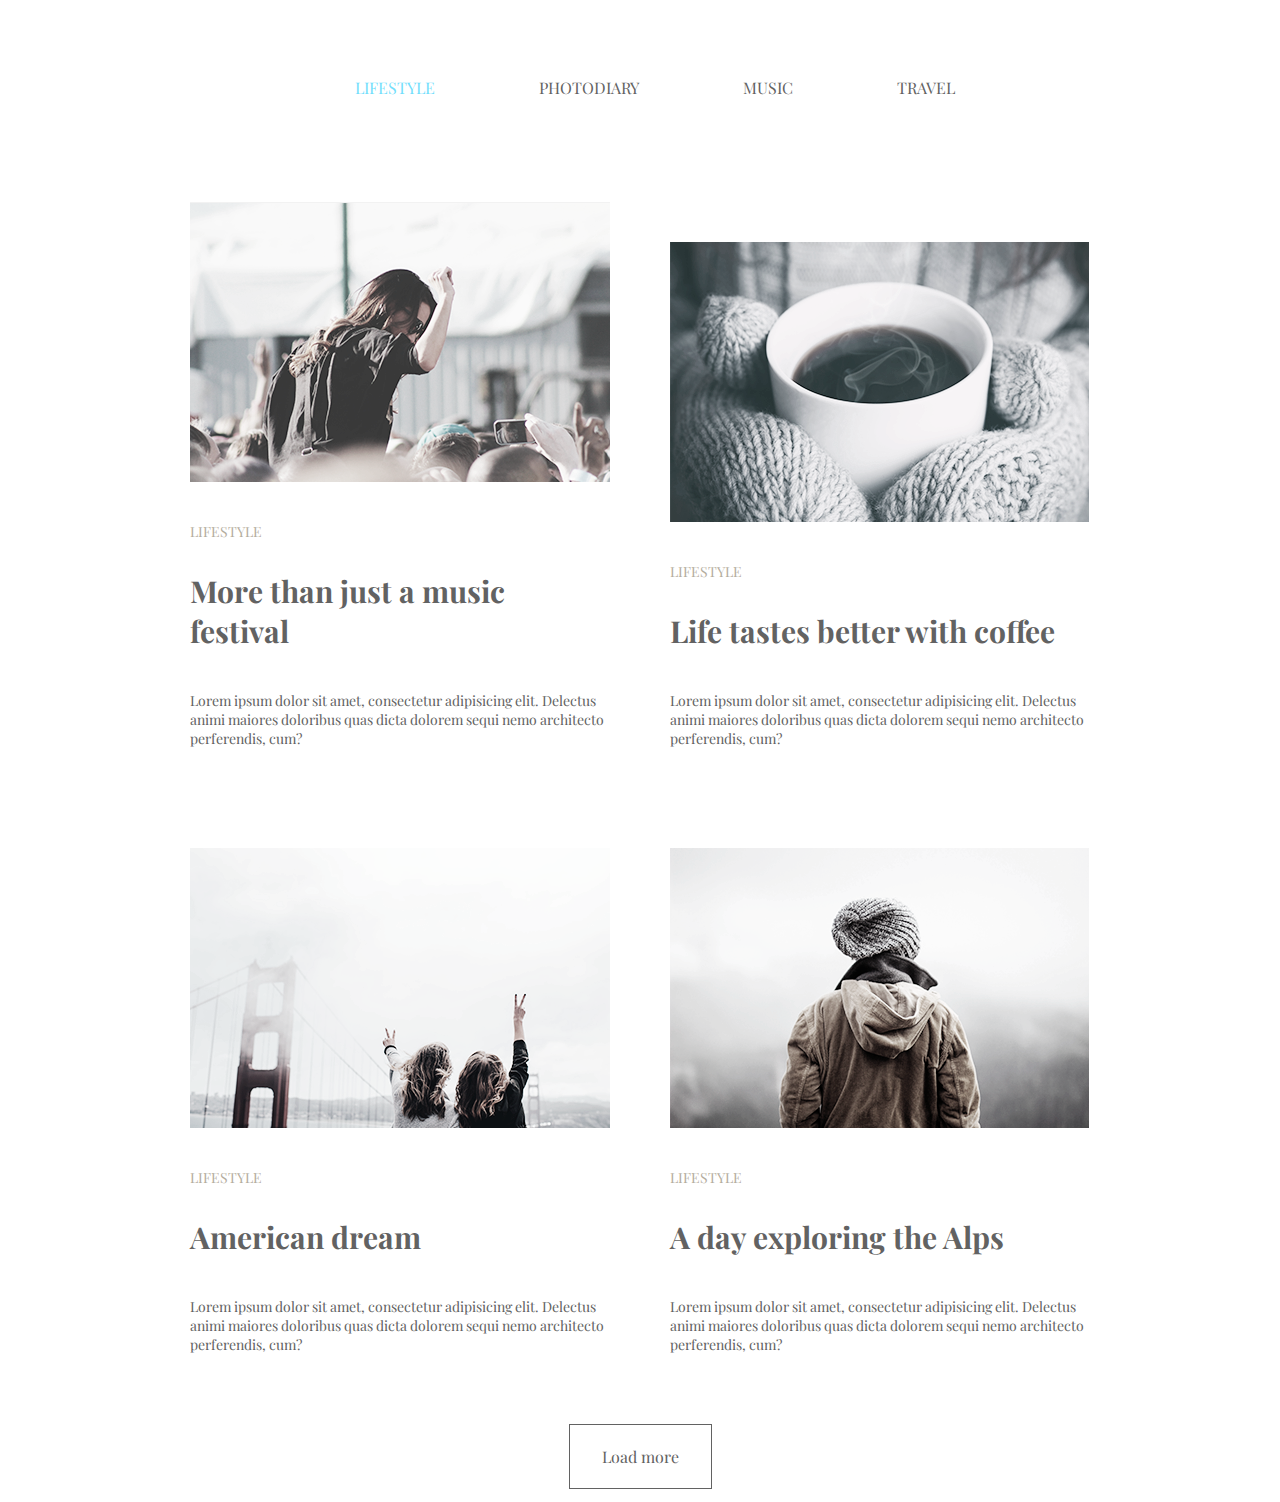
<file: module-3/index.html>
<!DOCTYPE html>
<html lang="en">
<head>
	<meta charset="UTF-8">
	<title>Document</title>
	<link rel="stylesheet" type="text/css" href="style.css">
	<link href="https://fonts.googleapis.com/css?family=Playfair+Display&display=swap" rel="stylesheet">
</head>
<body>
	<div class="container">
		<nav>
			<ul class="nav-ul">
				<li class="nav-li active">lifestyle</li>
				<li class="nav-li">photodiary</li>
				<li class="nav-li">music</li>
				<li class="nav-li">travel</li>
			</ul>
		</nav>
		<main>
			<section>
				<ul class="section-ul">
					<li class="section-li"><img src="img/image1.png" alt="">
						<p class="first-p">LIFESTYLE</p>
						<h2 class="first-h2">More than just a music festival</h2>
						<p class='second-p'>Lorem ipsum dolor sit amet, consectetur adipisicing elit. Delectus animi maiores doloribus quas dicta dolorem sequi nemo architecto perferendis, cum?</p>
					</li>
					<li class="section-li"><img src="img/image2.png" alt="">
						<p class="first-p">LIFESTYLE</p>
						<h2 class="first-h2">Life tastes better with coffee</h2>
						<p class='second-p'>Lorem ipsum dolor sit amet, consectetur adipisicing elit. Delectus animi maiores doloribus quas dicta dolorem sequi nemo architecto perferendis, cum?</p>
					</li></li>
					<li class="section-li"><img src="img/image3.png" alt="">
						<p class="first-p">LIFESTYLE</p>
						<h2 class="first-h2">American dream</h2>
						<p class='second-p'>Lorem ipsum dolor sit amet, consectetur adipisicing elit. Delectus animi maiores doloribus quas dicta dolorem sequi nemo architecto perferendis, cum?</p>
					</li></li>
					<li class="section-li"><img src="img/image4.png" alt="">
						<p class="first-p">LIFESTYLE</p>
						<h2 class="first-h2">A day exploring the Alps</h2>
						<p class='second-p'>Lorem ipsum dolor sit amet, consectetur adipisicing elit. Delectus animi maiores doloribus quas dicta dolorem sequi nemo architecto perferendis, cum?</p>
					</li></li>
				</ul>
			</section>
		</main>
		<footer>
			<div class="btn-footer">
				<span class="btn">Load more</span>
			</div>		
		</footer>
	</div>
</body>
</html>
</file>
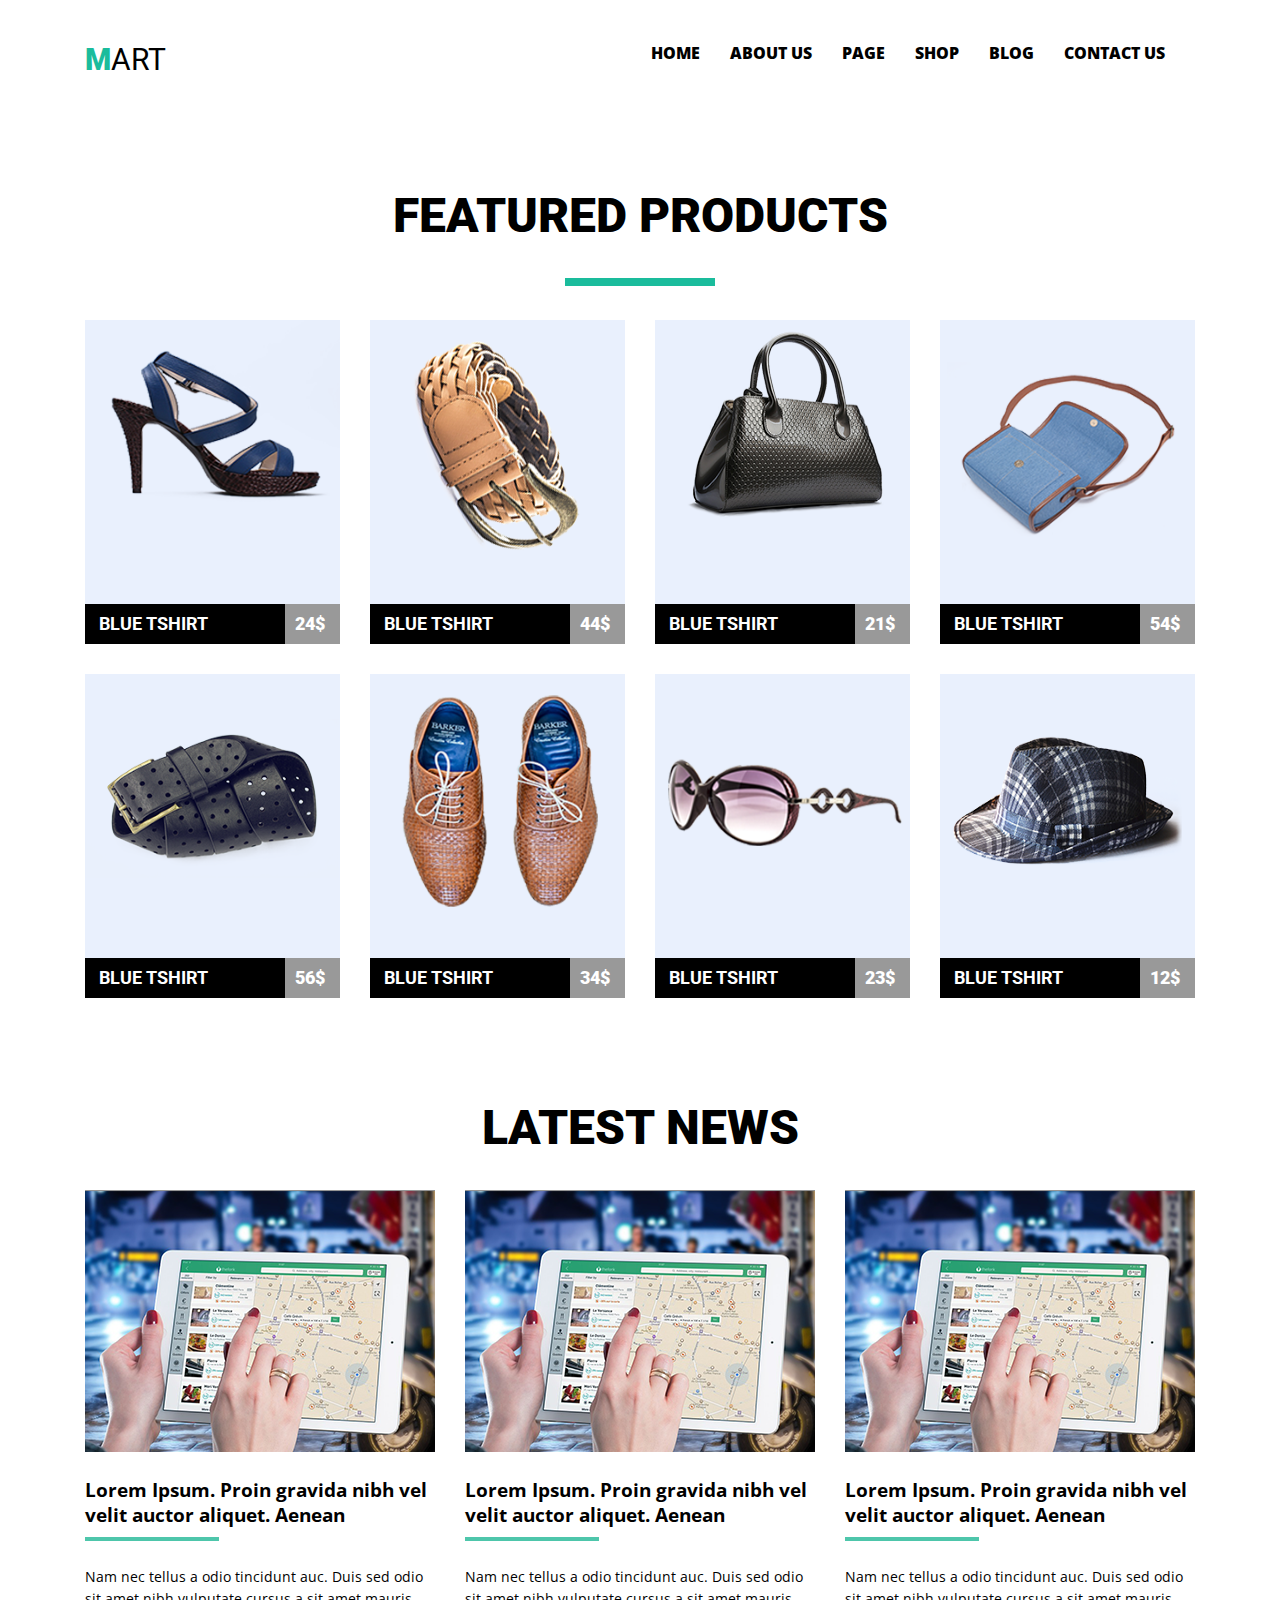
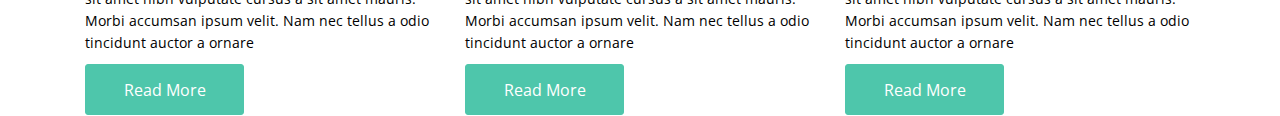
<file: module-4/index.html>
<!DOCTYPE html>
<html lang="en">
<head>
	<meta charset="UTF-8">
	<title>Document</title>	
	<link href="https://fonts.googleapis.com/css?family=Open+Sans:800&display=swap" rel="stylesheet">
	<link href="https://fonts.googleapis.com/css?family=Roboto:400,900&display=swap" rel="stylesheet">
	<link href="https://fonts.googleapis.com/css?family=Open+Sans:600&display=swap" rel="stylesheet">
	<link rel="stylesheet" type="text/css" href="style.css">
</head>
<body>
	<header>
		<div class="container">
			<div class="header_style clearfix">
			<a href="#" class="header_logo">MART</a>
			<nav class="nav">
				<ul class="header-ul">
					<li class="header-li active"><a class="header-li-link" href="">Home</a></li>
					<li class="header-li"><a class="header-li-link" href="">About Us</a></li>
					<li class="header-li"><a class="header-li-link" href="">page</a></li>
					<li class="header-li"><a class="header-li-link" href="">shop</a></li>
					<li class="header-li"><a class="header-li-link" href="">Blog</a></li>
					<li class="header-li"><a class="header-li-link" href="">Contact Us</a></li>
				</ul>
			</nav>
			</div>
		</div>
	</header>
<main>
	<section class="section_one">
		<div class="container">
		<h2 class="main_h2">FEATURED PRODUCTS</h2>
		<ul class="main_ul clearfix">
			<li class="main_li">
				<img src="assets/img/product1.png" class="main_li_img" alt="Одежда">
				<div class="main-info-about-product clearfix">
					<h3 class="main-name-product"><a href="">BLUE TSHIRT</a></h3>
					<p class="main-product-price">24$</p>
				</div>
			</li>
			<li class="main_li">
				<img src="assets/img/product2.png" class="main_li_img" alt="Одежда">
				<div class="main-info-about-product clearfix">
					<h3 class="main-name-product"><a href="">BLUE TSHIRT</a></h3>
					<p class="main-product-price">44$</p>
				</div>
			</li>
			<li class="main_li">
				<img src="assets/img/product3.png" class="main_li_img" alt="Одежда">
				<div class="main-info-about-product clearfix">
					<h3 class="main-name-product"><a href="">BLUE TSHIRT</a></h3>
					<p class="main-product-price">21$</p>
				</div>
			</li>
			<li class="main_li">
				<img src="assets/img/product4.png" class="main_li_img" alt="Одежда">
				<div class="main-info-about-product clearfix">
					<h3 class="main-name-product"><a href="">BLUE TSHIRT</a></h3>
					<p class="main-product-price">54$</p>
				</div>
			</li>
			<li class="main_li">
				<img src="assets/img/product5.png" class="main_li_img" alt="Одежда">
				<div class="main-info-about-product clearfix">
					<h3 class="main-name-product"><a href="">BLUE TSHIRT</a></h3>
					<p class="main-product-price">56$</p>
				</div>
			</li>
			<li class="main_li">
				<img src="assets/img/product6.png" class="main_li_img" alt="Одежда">
				<div class="main-info-about-product clearfix">
					<h3 class="main-name-product"><a href="">BLUE TSHIRT</a></h3>
					<p class="main-product-price">34$</p>
				</div>
			</li>
			<li class="main_li">
				<img src="assets/img/product8.png" class="main_li_img" alt="Одежда">
				<div class="main-info-about-product clearfix">
					<h3 class="main-name-product"><a href="">BLUE TSHIRT</a></h3>
					<p class="main-product-price">23$</p>
				</div>
			</li>
			<li class="main_li">
				<img src="assets/img/product9.png" class="main_li_img" alt="Одежда">
				<div class="main-info-about-product clearfix">
					<h3 class="main-name-product"><a href="">BLUE TSHIRT</a></h3>
					<p class="main-product-price">12$</p>
				</div>
			</li>
		</ul>
		</div>
	</section>
	<section class="section_second">
		<div class="container">
		<h2 class="section_main_h2">LATEST NEWS</h2>
		<ul class="main_ul">
			<li class="section2_main-content">
				<img class="section2_img" src="assets/img/ipad.png" alt="">
				<h3 class="section2_main_h3">Lorem Ipsum. Proin gravida nibh vel velit auctor aliquet. Aenean </h3>
				<p class="section2_main_p">
				Nam nec tellus a odio tincidunt auc. Duis sed odio sit amet nibh vulputate cursus a sit amet mauris. Morbi accumsan ipsum velit. Nam nec tellus a odio tincidunt auctor a ornare 
			</p>
			<a class="section2_btn" href="">Read More</a>
		</li>
			<li class="section2_main-content">
				<img class="section2_img" src="assets/img/ipad.png" alt="">
				<h3 class="section2_main_h3">Lorem Ipsum. Proin gravida nibh vel velit auctor aliquet. Aenean </h3>
				<p class="section2_main_p">
				Nam nec tellus a odio tincidunt auc. Duis sed odio sit amet nibh vulputate cursus a sit amet mauris. Morbi accumsan ipsum velit. Nam nec tellus a odio tincidunt auctor a ornare 
			</p>
			<a class="section2_btn" href="">Read More</a>
		</li>
			<li class="section2_main-content">
				<img class="section2_img" src="assets/img/ipad.png" alt="">
				<h3 class="section2_main_h3">Lorem Ipsum. Proin gravida nibh vel velit auctor aliquet. Aenean </h3>
				<p class="section2_main_p">
				Nam nec tellus a odio tincidunt auc. Duis sed odio sit amet nibh vulputate cursus a sit amet mauris. Morbi accumsan ipsum velit. Nam nec tellus a odio tincidunt auctor a ornare 
			</p>
			<a class="section2_btn" href="">Read More</a>
		</li>
		</ul>
		</div>
	</section>
</main>

</body>
</html>
</file>
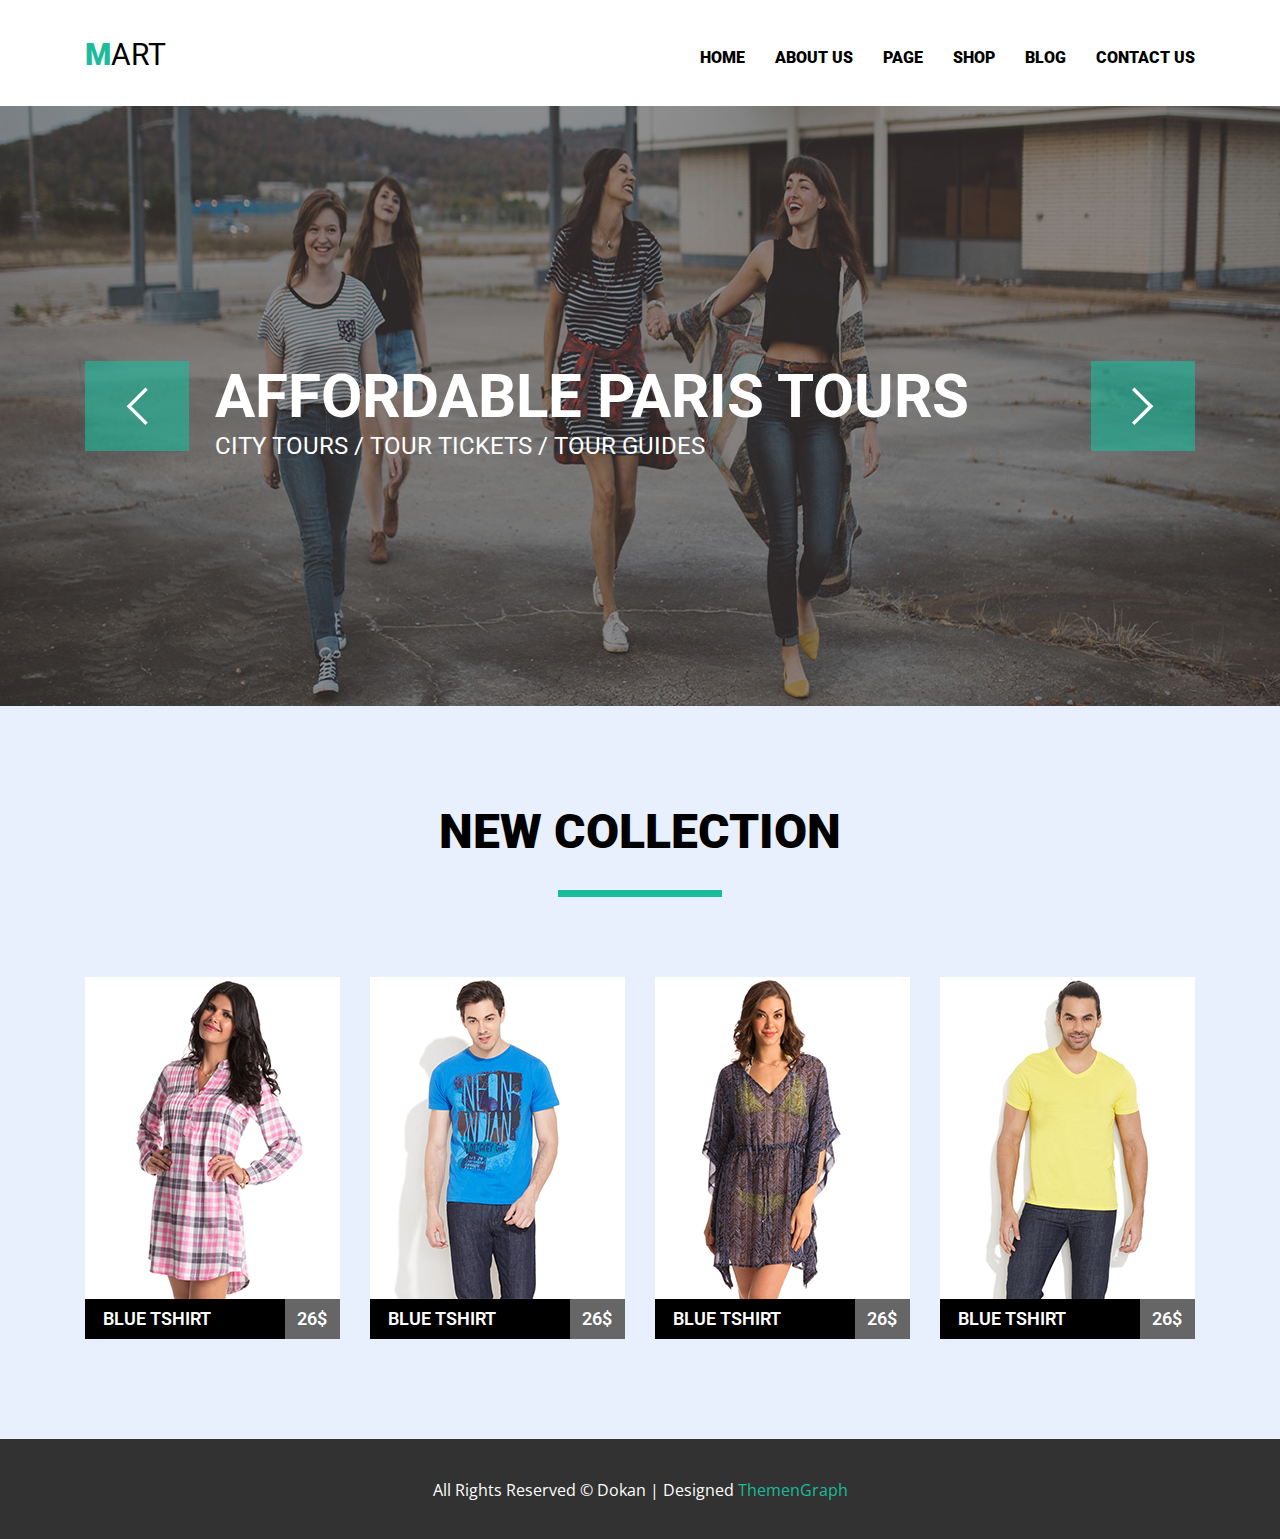
<file: module-5/index.html>
<!DOCTYPE html>
<html lang="en">
<head>
	<meta charset="UTF-8">
	<title>module-5</title>
	<link rel="stylesheet" type="text/css" href="style.css">
	<link href="https://fonts.googleapis.com/css?family=Roboto:900,400,600&display=swap" rel="stylesheet">
	<link href="https://fonts.googleapis.com/css?family=Open+Sans&display=swap" rel="stylesheet">
</head>
<body>
	<header>
		<div class="container">		
				<nav class="navigation ">
				<a href="#" class="logo">MART </a>
				<ul class="nav-ul">
					<li class="nav-li"><a href="#">Home</a></li>
					<li class="nav-li"><a href="">About Us</a></li>
					<li class="nav-li"><a href="">page</a></li>
					<li class="nav-li"><a href="">shop</a></li>
					<li class="nav-li"><a href="">Blog</a></li>
					<li class="nav-li"><a href="">Contact Us</a></li>
				</ul>	
			</nav>			
		</div>
	</header>
<section class="section-img-slider">
<img class="section-img-size" src="assets/img/slide4.png" alt="" width="700" height="600">	
			<div class="container">
				<div class="section-main-slider">
					<div class="section-main-info">
					<h1 class="section-img-h1-slider">AFFORDABLE PARIS TOURS</h1>
					<p class="section-img-p-slider">CITY TOURS / TOUR TICKETS / TOUR GUIDES</p>	
					</div>
					<div class="container">
						<button class="prev"></button>
						<button class="next"></button>
					</div>
				</div>		
			</div>
</section>
	<section class="collection">
		<div class="container">	
		<h2 class="collection-h2">New collection</h2>
		<div class="collection-main">
		<ul class="collection-ul clearfix">	
			<li class="collection-li">
				<div class="collection-overflow-card">
					<img src="assets/img/category-1.png" alt="team" width="255" height="322">		
				<div class="card">									
					<div class="card-position">
				<ul class="collection-ul-btn">
					<li class="collection-li-btn"><button class="like btn"></button></li>
					<li class="collection-li-btn"><button class="strelka btn"></button></li>
					<li class="collection-li-btn"><button class="oclock btn"></button></li>
					<li><button class="collection-li-link">ADD TO CARD</button></li>
				</ul>			
				</div>
					</div>
				</div>

				<div class="collection-info"><h3 class="collection-name-product"><a href="">Blue Tshirt</a></h3><p class="collection-price">26$</p></div>
			</li>
				<li class="collection-li">
					<div class="collection-overflow-card">
					<img src="assets/img/category-2.png" alt="team" width="255" height="322">
				<div class="card">
				<div class="card-position">
				<ul class="collection-ul-btn">
					<li class="collection-li-btn"><button class="like btn"></button></li>
					<li class="collection-li-btn"><button class="strelka btn"></button></li>
					<li class="collection-li-btn"><button class="oclock btn"></button></li>
					<li><button class="collection-li-link">ADD TO CARD</button></li>
				</ul>			
				</div>
				</div>
					</div>
				<div class="collection-info"><h3 class="collection-name-product"><a href="">Blue Tshirt</a></h3><p class="collection-price">26$</p></div>		
			</li>
				<li class="collection-li">
					<div class="collection-overflow-card">
					<img src="assets/img/category-3.png" alt="team" width="255" height="322">
				<div class="card">
				<div class="card-position">
				<ul class="collection-ul-btn">
					<li class="collection-li-btn"><button class="like btn"></button></li>
					<li class="collection-li-btn"><button class="strelka btn"></button></li>
					<li class="collection-li-btn"><button class="oclock btn"></button></li>
					<li><button class="collection-li-link">ADD TO CARD</button></li>
				</ul>			
				</div>
				</div>
			</div>
				<div class="collection-info"><h3 class="collection-name-product"><a href="">Blue Tshirt</a></h3><p class="collection-price">26$</p>
				</div>		
			</li>
				<li class="collection-li">
					<div class="collection-overflow-card">
					<img src="assets/img/category-4.png" alt="team" width="255" height="322">
				<div class="card">
				<div class="card-position">
				<ul class="collection-ul-btn">
					<li class="collection-li-btn"><button class="like btn"></button></li>
					<li class="collection-li-btn"><button class="strelka btn"></button></li>
					<li class="collection-li-btn"><button class="oclock btn"></button></li>
					<li><button class="collection-li-link">ADD TO CARD</button></li>
				</ul>			
				</div>
				</div>
			</div>
				<div class="collection-info"><h3 class="collection-name-product"><a href="">Blue Tshirt</a></h3><p class="collection-price">26$</p></div>		
			</li>
		</ul>
		</div>
</div>
	</section>
<footer>
	<p class="footer-p">All Rights Reserved © Dokan | Designed <a href="#" class="footer-style">ThemenGraph</a><p>
</footer>
</body>
</file>
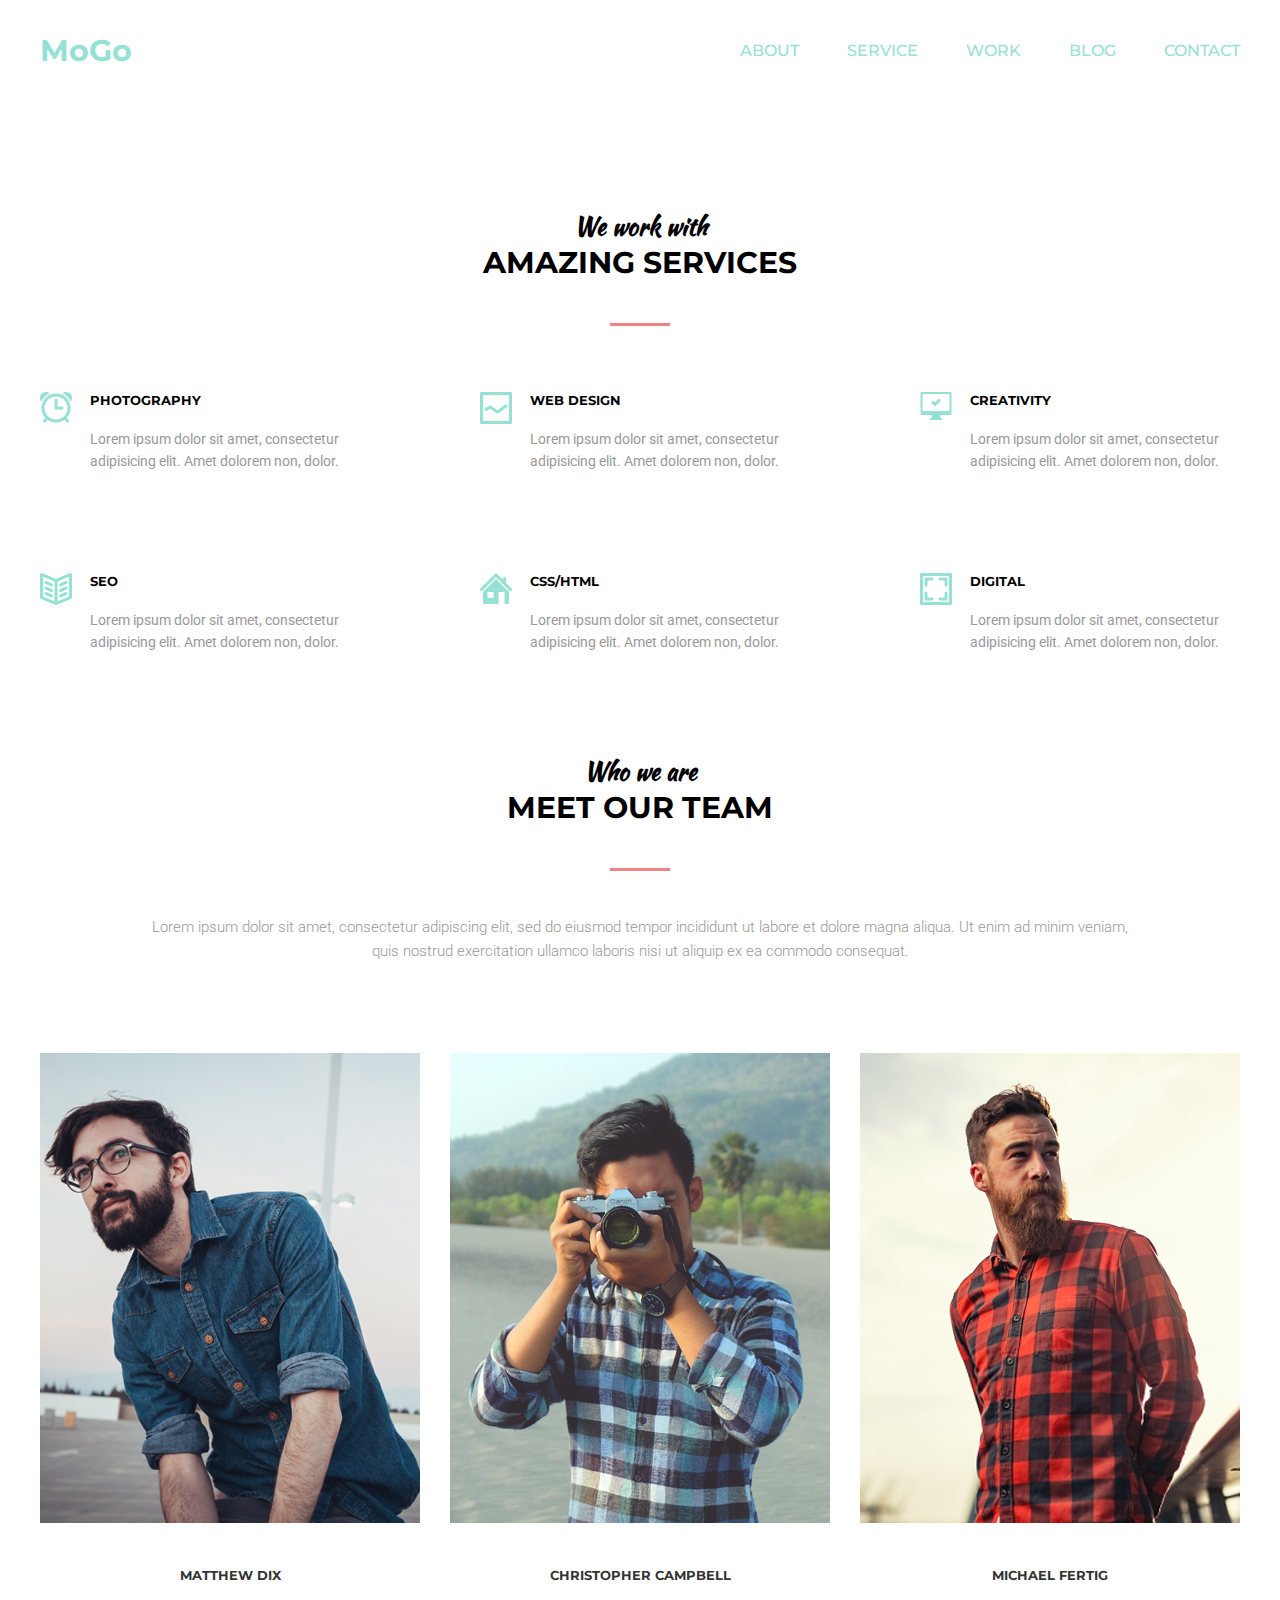
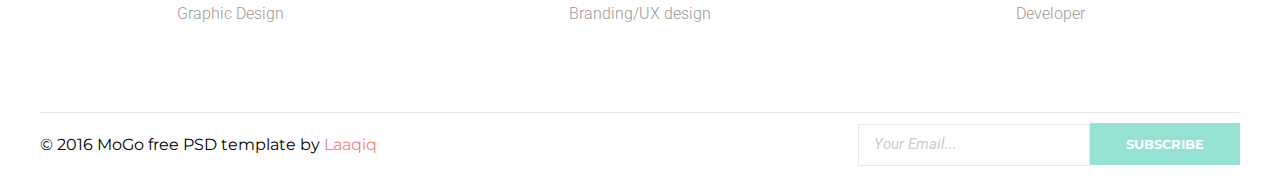
<file: module-6/index.html>
<!DOCTYPE html>
<html lang="en">
<head>
	<meta charset="UTF-8">
	<title>module-6</title>
	<link rel="stylesheet" type="text/css" href="style.css">
	<link href="https://fonts.googleapis.com/css?family=Montserrat:400,500,700&display=swap" rel="stylesheet">
	<link href="https://fonts.googleapis.com/css?family=Kaushan+Script&display=swap" rel="stylesheet">
	<link href="https://fonts.googleapis.com/css?family=Roboto:300i,300,400&display=swap" rel="stylesheet">
</head>
<body>
<header>
	<div class="container">
		<nav class="header-nav">
			<a href="#" class="header-logo">MoGo</a>
			<ul class="header-nav-ul">
				<li class="header-nav-li"><a class="header-nav-li-link" href="">about</a></li>
				<li class="header-nav-li"><a class="header-nav-li-link" href="">service</a></li>
				<li class="header-nav-li"><a class="header-nav-li-link" href="">work</a></li>
				<li class="header-nav-li"><a class="header-nav-li-link" href="">blog</a></li>
				<li class="header-nav-li"><a class="header-nav-li-link" href="">contact</a></li>
			</ul>
		</nav>
	</div>
</header>
<main class="section-services-main">
<section class="section-services">
	<div class="container">
		
			<h2 class="section-services-main-h2"><span class="section-services-main-h2-span">We work with</span>Amazing Services</h2>
			<ul class="section-main-ul">
				<li class="section-main-ul-li icon-oclock">	
					<h5 class='section-main-ul-li-h5'>Photography</h5>
					<p class='section-main-ul-li-p'>Lorem ipsum dolor sit amet, consectetur adipisicing elit. Amet dolorem non, dolor.</p>				
				</li>
				<li class="section-main-ul-li icon-disign">
					
					<h5 class='section-main-ul-li-h5'>Web Design</h5>
					<p class='section-main-ul-li-p'>Lorem ipsum dolor sit amet, consectetur adipisicing elit. Amet dolorem non, dolor.</p>
				</li>
				<li class="section-main-ul-li icon-comp">			
					<h5 class='section-main-ul-li-h5'>Creativity</h5>
					<p class='section-main-ul-li-p'>Lorem ipsum dolor sit amet, consectetur adipisicing elit. Amet dolorem non, dolor.</p>	
				</li>
				<li class="section-main-ul-li icon-book">			
					<h5 class='section-main-ul-li-h5'>seo</h5>
					<p class='section-main-ul-li-p'>Lorem ipsum dolor sit amet, consectetur adipisicing elit. Amet dolorem non, dolor.</p>
				</li>
				<li class="section-main-ul-li icon-home">
					<h5 class='section-main-ul-li-h5'>Css/Html</h5>
					<p class='section-main-ul-li-p'>Lorem ipsum dolor sit amet, consectetur adipisicing elit. Amet dolorem non, dolor.</p>
				</li>
				<li class="section-main-ul-li icon-pic">
					<h5 class='section-main-ul-li-h5'>DIGITAL</h5>
					<p class='section-main-ul-li-p'>Lorem ipsum dolor sit amet, consectetur adipisicing elit. Amet dolorem non, dolor.</p>
				</li>
			</ul>
		
	</div>
</section>
<section class="secction-ourteam">
	<div class="container">	
			<h2 class="section-ourteam-main-h2"><span class="section-services-main-h2-span">Who we are</span>Meet our team</h2>
			<p class="secction-ourteam-main-p">Lorem ipsum dolor sit amet, consectetur adipiscing elit, sed do eiusmod tempor incididunt ut labore et dolore magna aliqua. Ut enim ad minim veniam, quis nostrud exercitation ullamco laboris nisi ut aliquip ex ea commodo consequat. </p>
			<ul class="secction-ourteam-main-ul">
				<li class="secction-ourteam-main-ul-li">
					<div class="secction-ourteam-main-ul-li-div">
					<img src="assets/img/boy1.png" class="secction-ourteam-main-ul-li-div-img" alt="team" width="380"
					height="474">
					<ul class="ul-overlay">
						<li class="li-overlay"><a href="#" class="li-overlay-a icon-fb"></a></li>
						<li class="li-overlay"><a href="#" class="li-overlay-a icon-tw"></a></li>
						<li class="li-overlay"><a href="#" class="li-overlay-a icon-pt"></a></li>
						<li class="li-overlay"><a href="#" class="li-overlay-a icon-inst"></a></li>
					</ul>
					</div> 
					<h5 class="secction-ourteam-main-ul-li-h5">Matthew Dix</h5>
					<p class="secction-ourteam-main-ul-li-p">Graphic Design</p>
				</li>
				<li class="secction-ourteam-main-ul-li">
					<div class="secction-ourteam-main-ul-li-div">
					<img src="assets/img/boy2.png" class="secction-ourteam-main-ul-li-div-img" alt="team" width="380"
					height="474">
					<ul class="ul-overlay">
						<li class="li-overlay"><a href="#" class="li-overlay-a icon-fb"></a></li>
						<li class="li-overlay"><a href="#" class="li-overlay-a icon-tw"></a></li>
						<li class="li-overlay"><a href="#" class="li-overlay-a icon-pt"></a></li>
						<li class="li-overlay"><a href="#" class="li-overlay-a icon-inst"></a></li>
					</ul>
					</div> 
					<h5 class="secction-ourteam-main-ul-li-h5">Christopher Campbell</h5>
					<p class="secction-ourteam-main-ul-li-p">Branding/UX design</p>
				</li>
				<li class="secction-ourteam-main-ul-li">
					<div class="secction-ourteam-main-ul-li-div">
					<img src="assets/img/boy3.png" class="secction-ourteam-main-ul-li-div-img" alt="team" width="380"
					height="474">
					<ul class="ul-overlay">
						<li class="li-overlay"><a href="#" class="li-overlay-a icon-fb"></a></li>
						<li class="li-overlay"><a href="#" class="li-overlay-a icon-tw"></a></li>
						<li class="li-overlay"><a href="#" class="li-overlay-a icon-pt"></a></li>
						<li class="li-overlay"><a href="#" class="li-overlay-a icon-inst"></a></li>
					</ul>
					</div> 
					<h5 class="secction-ourteam-main-ul-li-h5">Michael Fertig</h5>
					<p class="secction-ourteam-main-ul-li-p">Developer</p>
				</li>
			</ul>
	</div>
</section>
</main>
<footer>
	<div class="container">
		<div class="footer-info">
			<p class="footer-info-p">© 2016 MoGo free PSD template by <a href="#" class="footer-info-p-a">Laaqiq</a></p>
			<form action="#" method="post" name="form-email">
				<input class="footer-info-inputText" name="email" type="text" placeholder="Your Email...">
				<button type="submit" class="footer-info-inputBtn" name="btn">Subscribe</button>   
			</form>
		</div>
	</div>
</footer>
	
</body>
</html>
</file>
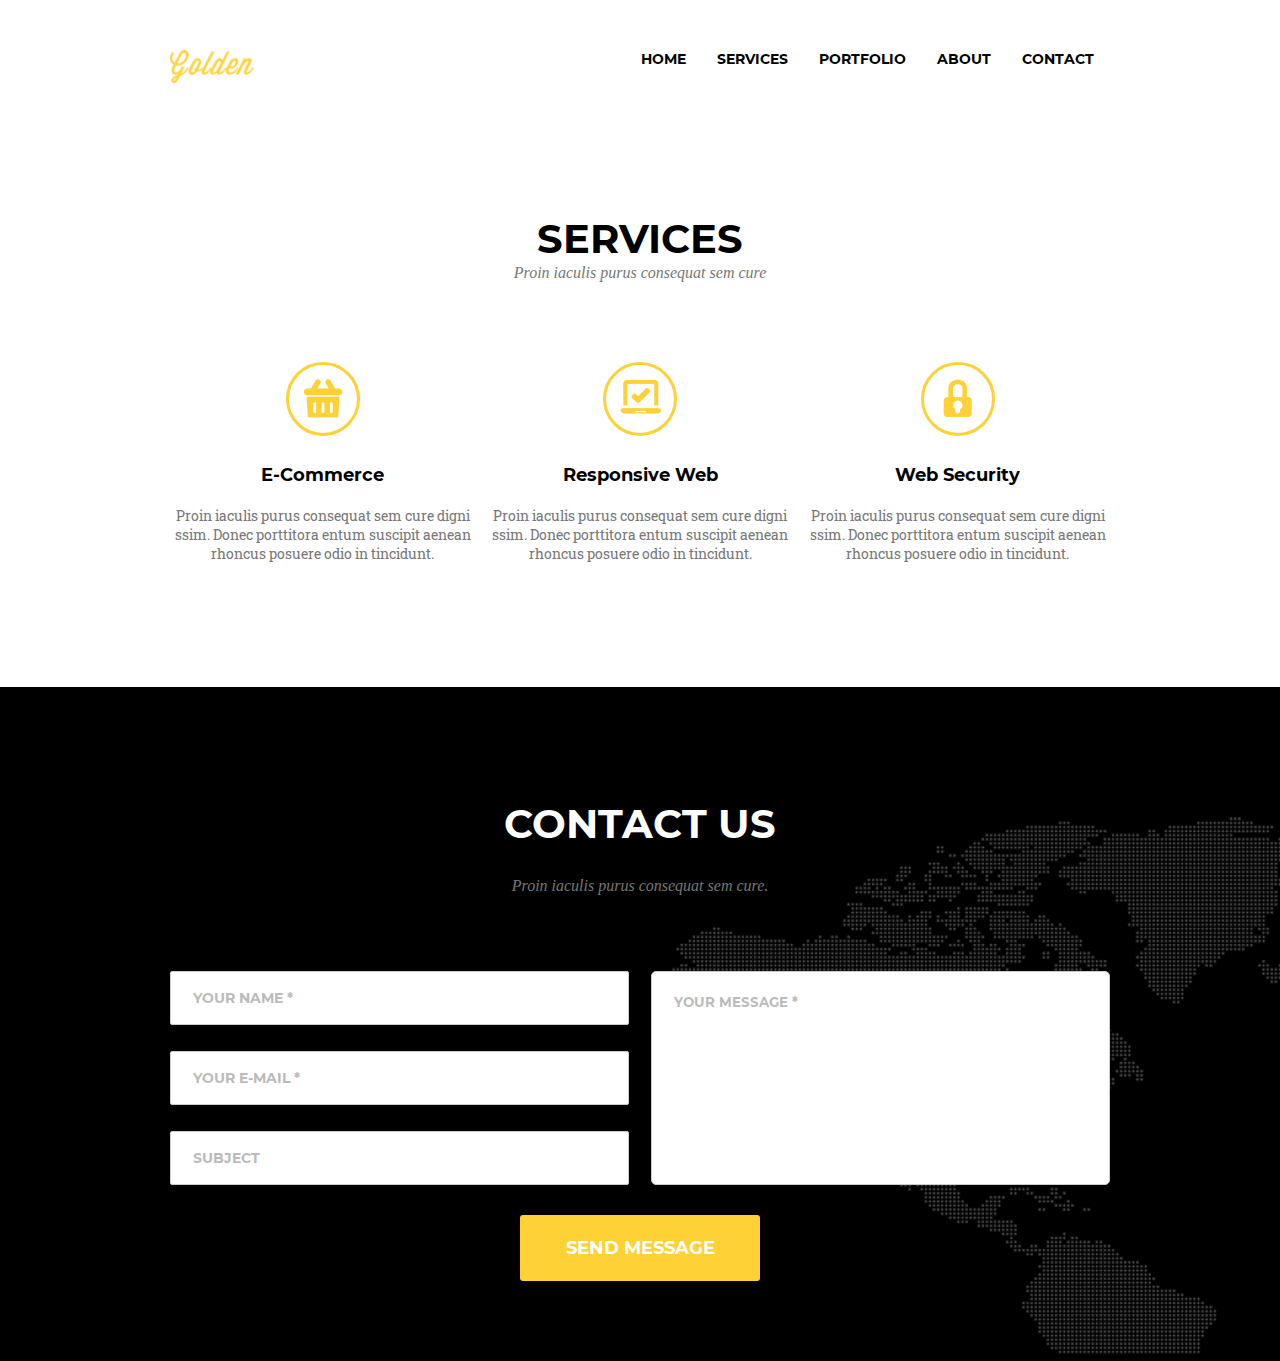
<file: module-7/index.html>
<!DOCTYPE html>
<html lang="en">
<head>
	<meta charset="UTF-8">
	<title>module-7</title>
	<link rel="stylesheet" type="text/css" href="style.css">
</head>
<body>
	<header>
		<div class="container">
			<nav class="nav">
				<a href="#"><img src="assets/img/logo.png" alt="logo" width="84" height="34"></a>
				<ul class="header-nav-ul">
					<li class="header-nav-ul-li"><a href="#">Home</a></li>
					<li class="header-nav-ul-li"><a href="#">Services</a></li>
					<li class="header-nav-ul-li"><a href="#">Portfolio</a></li>
					<li class="header-nav-ul-li"><a href="#">About</a></li>
					<li class="header-nav-ul-li"><a href="#">Contact</a></li>
				</ul>
			</nav>
		</div>	
	</header>
<main>
	<div class="container">
		<section class="section-service">
			<h1 class="section-service-h1">Services</h1>
			<p class="section-service-p">Proin iaculis purus consequat sem cure</p>	
			<ul class="section-service-ul">
				<li class="section-service-li icon-basket">
					<h3 class="section-service-li-h3">E-Commerce</h3>
					<p class="section-service-li-p">Proin iaculis purus consequat sem cure 
						digni ssim. Donec porttitora entum suscipit 
						aenean rhoncus posuere odio in tincidunt.</p>
				</li>
				<li class="section-service-li icon-laptop">	
					<h3 class="section-service-li-h3">Responsive Web</h3>
					<p class="section-service-li-p">Proin iaculis purus consequat sem cure 
						digni ssim. Donec porttitora entum suscipit 
						aenean rhoncus posuere odio in tincidunt.</p>
						</li>
				<li class="section-service-li icon-lock">
					<h3 class="section-service-li-h3">Web Security</h3>
					<p class="section-service-li-p">Proin iaculis purus consequat sem cure 
						digni ssim. Donec porttitora entum suscipit 
						aenean rhoncus posuere odio in tincidunt.</p>
						</li>
			</ul>	
		</section>
	</div>
</main>
<footer class="footer">
	<div class="container">
		<section class="section-footer">
			<h2 class="section-footer-h2">Contact us</h2>
			<p class="section-footer-p">Proin iaculis purus consequat sem cure.</p>
			<form action="#" class="form">
				<div class="form-div">
					<input class="form-div-input" type="text" name="name" placeholder="YOUR NAME *" minlength="3" required>
					<input class="form-div-input" type="email" name="email" placeholder="YOUR E-MAIL *" required>
					<input class="form-div-input" type="text" name="subject" placeholder="SUBJECT">
				</div>
					<textarea class="textarea" name="message" placeholder="YOUR MESSAGE *" required></textarea>
					<button class="btn" type="submit">Send Message</button>
			</form>
		</section>		
	</div>
</footer>
</body>
</html>
</file>
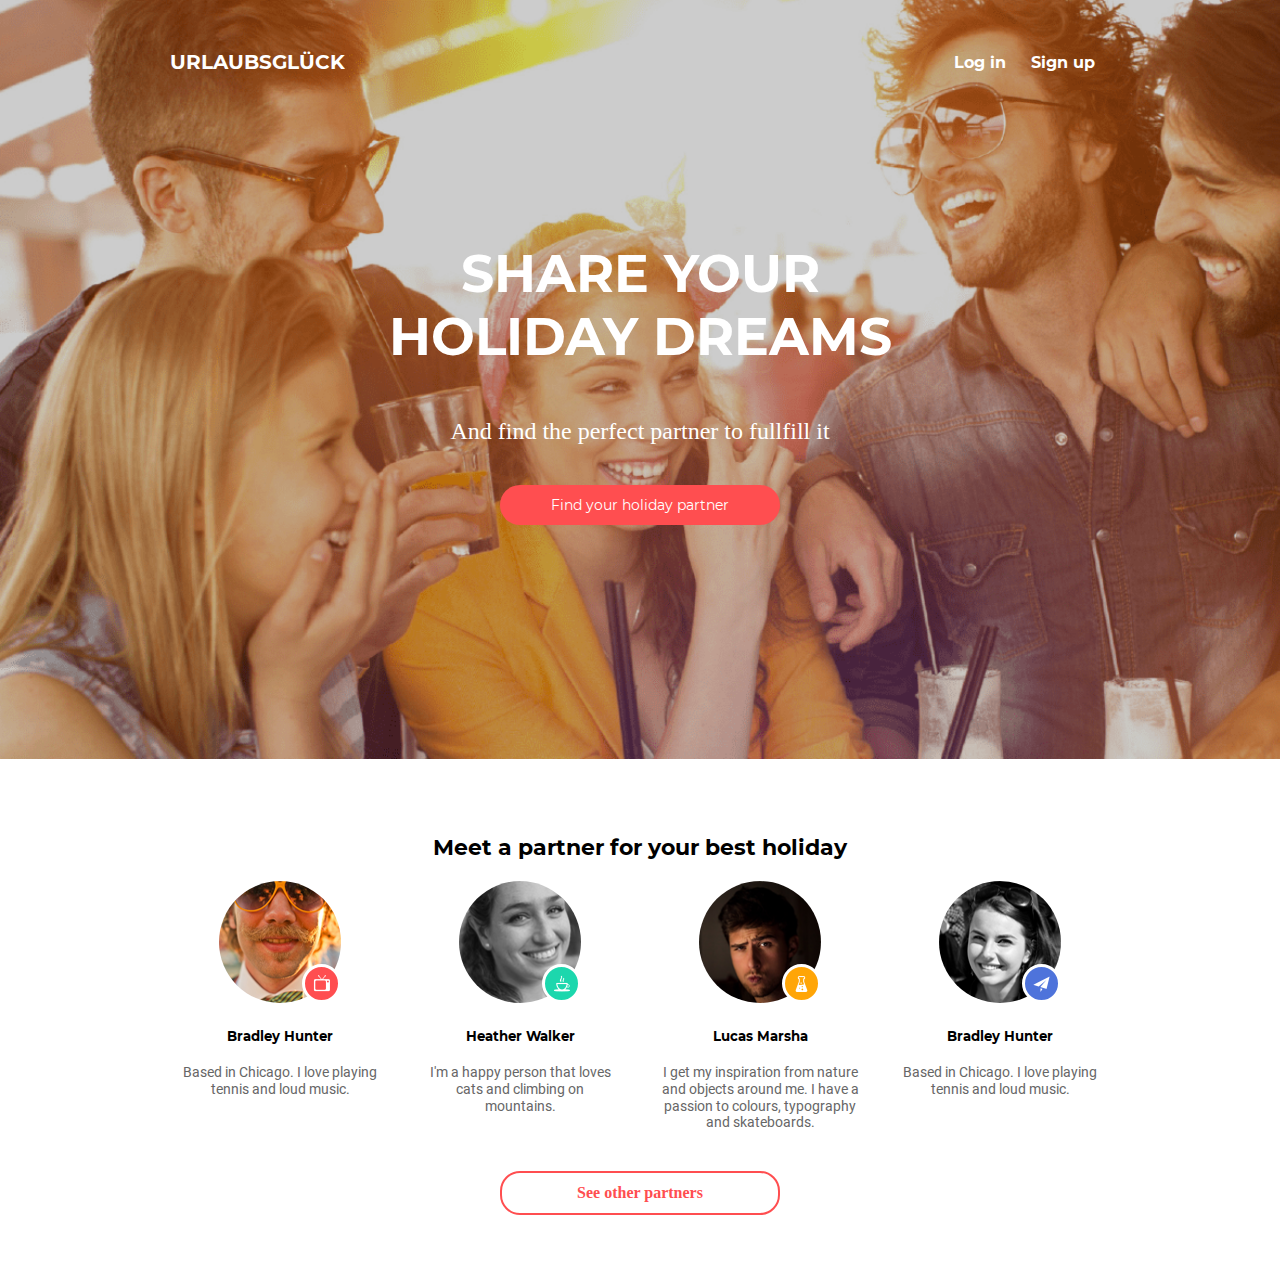
<file: module-8/index.html>
<!DOCTYPE html>
<html lang="en">
<head>
	<meta charset="UTF-8">
	 <meta name="viewport" content="width=device-width, initial-scale=1">
	 <link rel="stylesheet" type="text/css" href="style.css">
	<title>module-8</title>
</head>
<body>
	<header>
		<div class="container">
			<nav class="header-nav">
				<a href="#" class="header-nav-a">URLAUBSGLÜCK</a>
				<ul class="header-ul">
					<li class="header-li"><a href="#">Log in</a></li>
					<li class="header-li"><a href="#">Sign up</a></li>
				</ul>
			</nav>
			<div class="header-info">
				<h1 class="header-info-h1">Share your <span class="header-info-h1-span">holiday dreams</span></h1>
				<p class="header-info-p">And find the perfect partner to fullfill it</p>
				<a href="#" class="header-info-a">Find your holiday partner</a>
			</div>
		</div>
	</header>
	<main>
		<div class="container">
			<section>
				<h2 class="main-section-h2">Meet a partner for your best holiday</h2>
				<ul class="main-section-ul">
					<li class="main-ul-li">
						<div class="photo icon-tv">
						<img src="assets/img/team1.png" alt="team" width="122" height="122">
						</div>
						<div class="div-info-name">
						<h5 class="main-li-div-h5">Bradley Hunter</h5>
						<p class="main-li-div-p">Based in Chicago. I love playing tennis and loud music.</p>
					</div>
					</li>
					<li class="main-ul-li">
						<div class="photo icon-himik">
						<img src="assets/img/team2.png" alt="team" width="122" height="122">
						</div>
						<div class="div-info-name">
						<h5 class="main-li-div-h5">Lucas Marsha</h5>
						<p class="main-li-div-p">I get my inspiration from nature and objects around me. I have a passion to colours, typography and skateboards.</p>
						</div>
					</li>
					<li class="main-ul-li">
						<div class="photo icon-tea">
						<img src="assets/img/team3.png" alt="team" width="122" height="122">
						</div>
						<div class="div-info-name">
						<h5 class="main-li-div-h5">Heather Walker</h5>
						<p class="main-li-div-p">I'm a happy person that loves cats and climbing on mountains.</p>
					</div>
					</li>
					<li class="main-ul-li">
						<div class="photo icon-teleg">
						<img src="assets/img/team4.png" alt="team" width="122" height="122">
						</div>
						<div class="div-info-name">
						<h5 class="main-li-div-h5">Bradley Hunter</h5>
						<p class="main-li-div-p">Based in Chicago. I love playing tennis and loud music.</p>
					</div>
					</li>
				</ul>
				<div class="div-link">
				<a href="#" class="main-section-a">See other partners</a>
				</div>
			</section>
		</div>
	</main>
</body>
</html>
</file>
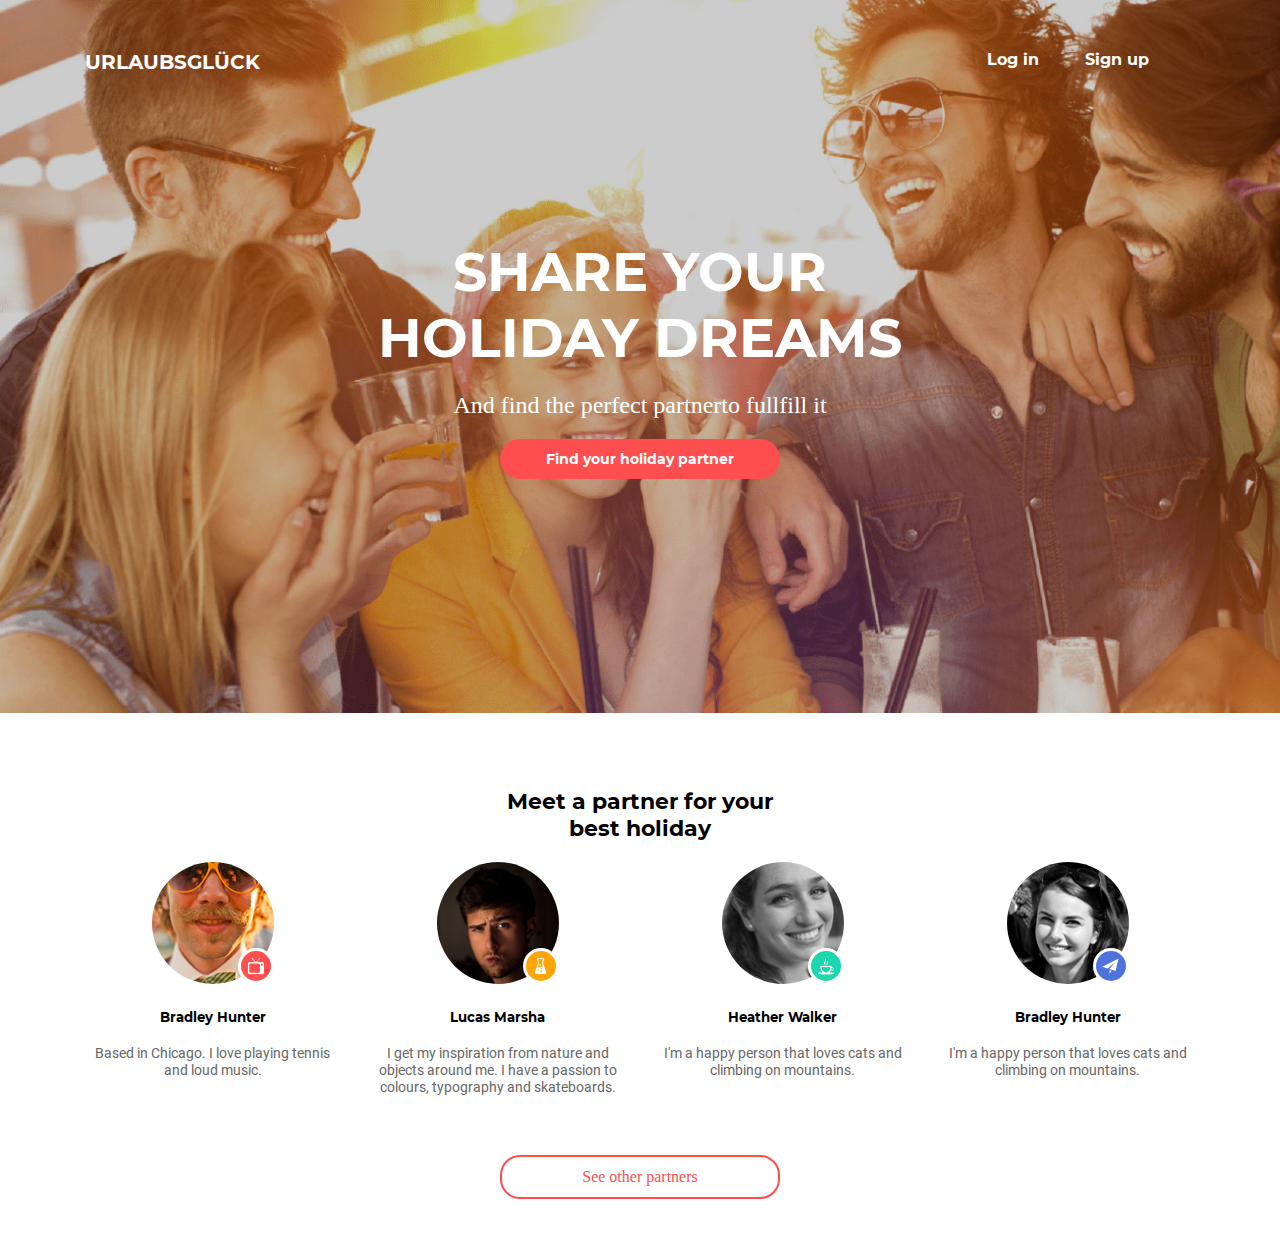
<file: module-9/index.html>
<!DOCTYPE html>
<html lang="en">
<head>
	<meta charset="UTF-8">
	 <meta name="viewport" content="width=device-width, initial-scale=1">
	 <link rel="stylesheet" type="text/css" href="style.css">
	 <link rel="stylesheet" type="text/css" href="bootstrap-grid.css">
	<title>module-9</title>
</head>
<body>
	<header>
	
		<div class="container">
			<div class="row flex-column-reverse text-center flex-md-row justify-content-md-between mb40">
				<div class="col-12 col-md-2 col-lg-2">
					<a href="#" class="header-nav-a">URLAUBSGLÜCK</a>
				</div>
				<div class="col-12 col-md-4 col-lg-3">
				<ul class="header-ul text-center mb130">
					<li class="header-li"><a href="#">Log in</a></li>
					<li class="header-li"><a href="#">Sign up</a></li>
				</ul>
				</div>
			</div>
			<div class="row">
				<div class="col-12 text-center">
					<h1 class="header-h1">Share your<span class="header-h1-span"> holiday dreams</span></h1>
					<p class="header-p">And find the perfect partnerto fullfill it</p>
					<a class="header-a" href="#">Find your holiday partner</a>
				</div>
			</div>
		</div>
	</header>
	<main>
		<section>
			<div class="container">
				<div class="row">
					<div class="col-12 text-center">
						<h2 class="main-section-h2">Meet a partner for your best holiday</h2>
						<ul class="row justify-content-md-between section-main-ul">
						<li class="main-ul-li col-12 col-md-5 col-lg-3">
							<div class="photo icon-tv">
								<img src="assets/img/team1.png" alt="team" width="122" height="122">
							</div>
							<div class="div-info-name">
								<h5 class="main-li-div-h5">Bradley Hunter</h5>
								<p class="main-li-div-p">Based in Chicago. I love playing tennis and loud music.</p>
							</div>
						</li>
						<li class="main-ul-li col-12 col-md-5 col-lg-3">
							<div class="photo icon-himik">
								<img src="assets/img/team2.png" alt="team" width="122" height="122">
							</div>
							<div class="div-info-name">
								<h5 class="main-li-div-h5">Lucas Marsha</h5>
								<p class="main-li-div-p">I get my inspiration from nature and objects around me. I have a passion to colours, typography and skateboards.</p>
							</div>
						</li>
						<li class="main-ul-li col-12 col-md-5 col-lg-3">
							<div class="photo icon-tea">
								<img src="assets/img/team3.png" alt="team" width="122" height="122">
							</div>
							<div class="div-info-name">
								<h5 class="main-li-div-h5">Heather Walker</h5>
								<p class="main-li-div-p">I'm a happy person that loves cats and climbing on mountains.</p>
							</div>
						</li>
						<li class="main-ul-li col-12 col-md-5 col-lg-3">
							<div class="photo icon-teleg">
								<img src="assets/img/team4.png" alt="team" width="122" height="122">
							</div>
							<div class="div-info-name">
								<h5 class="main-li-div-h5">Bradley Hunter</h5>
								<p class="main-li-div-p">I'm a happy person that loves cats and climbing on mountains.</p>
							</div>
						</li>
					</ul>
					<a href="#" class="main-section-a">See other partners</a>
					</div>
				</div>
			</div>
		</section>
	</main>

</body>
</html>
</file>
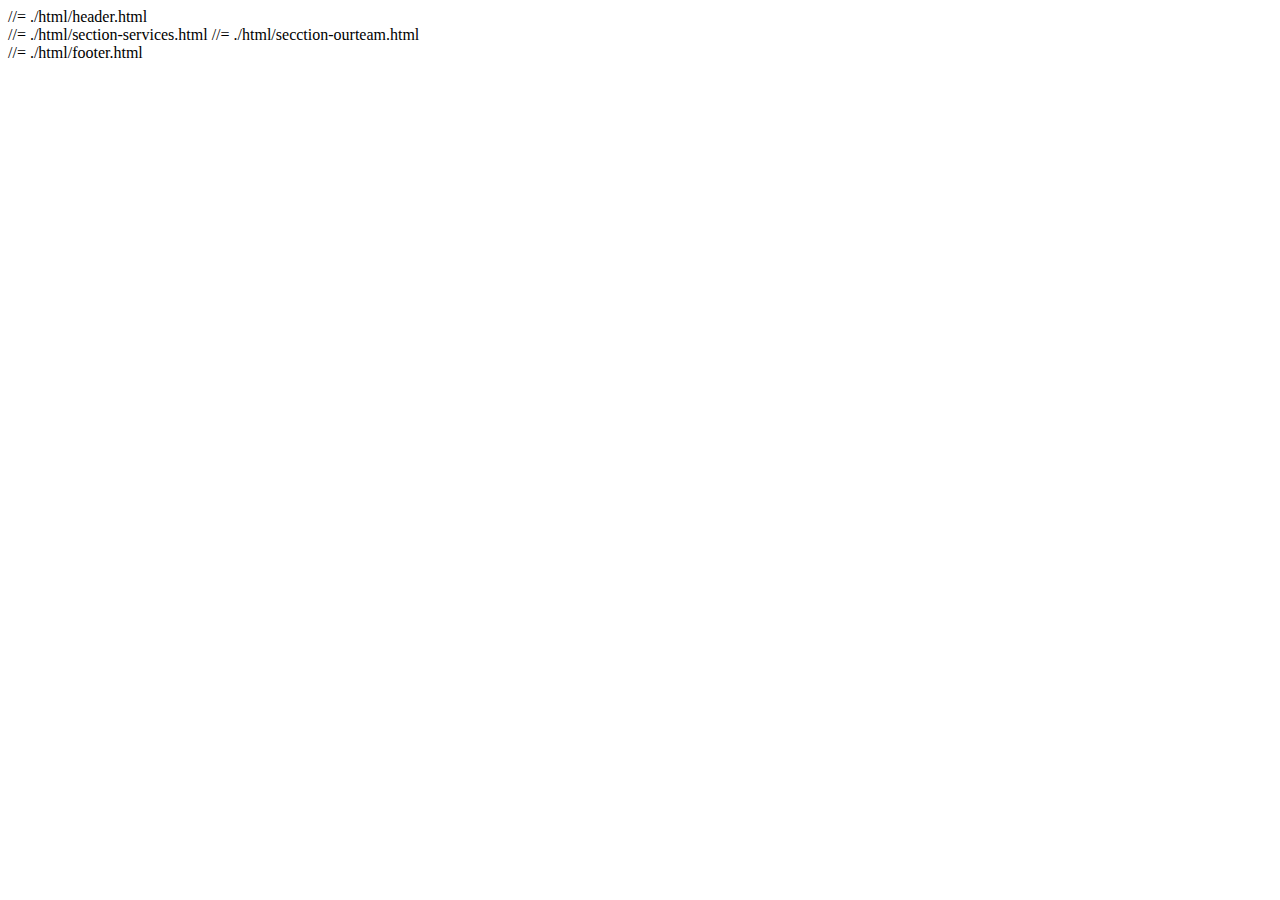
<file: module-11/src/index.html>
<!DOCTYPE html>
<html lang="en">
  <head>
    <meta charset="UTF-8" />
    <meta name="viewport" content="width=device-width, initial-scale=1.0" />
    <meta http-equiv="X-UA-Compatible" content="ie=edge" />
  <link href="https://fonts.googleapis.com/css?family=Montserrat:400,500,700&display=swap" rel="stylesheet">
  <link href="https://fonts.googleapis.com/css?family=Kaushan+Script&display=swap" rel="stylesheet">
  <link href="https://fonts.googleapis.com/css?family=Roboto:300i,300,400&display=swap" rel="stylesheet">

    <title>module11</title>
    <!-- Сюда будет всталена ссылка на файл стилей -->
    <!-- inject:css -->
    <!-- endinject -->
  </head>

  <body>
    //= ./html/header.html
    <main>
      //= ./html/section-services.html
      //= ./html/secction-ourteam.html
    </main>
    //= ./html/footer.html
    <!-- Сюда будет всталена ссылка на файл скриптов -->
    <!-- inject:js -->
    <!-- endinject -->
  </body>
</html>
</file>
<file: module-3/style.css>
*{
	margin: 0;
	padding:0;
}

.container{
	width: 900px;
	margin: 0 auto;
	font-family: 'Playfair Display';
	
}

.nav-ul{
	list-style: none;
	text-transform: uppercase;
	text-align: center;
	margin-top: 77px;
	box-sizing: border-box;
	margin-right: 70px;
	margin-bottom: 104px;
}


.nav-li{
	display: inline;
	padding-left: 100px;
	color: #626262;
}
.active{
	color: #71defc;
}

.section-ul{
	list-style: none;
	box-sizing: border-box;
	font-size: 0px;
	
}
.section-li{
	width: 420px;
	display: inline-block;
	margin-right: 60px;
}
.section-li:nth-child(2n){
	margin-right: 0px;
}
.section-li:nth-last-child(-n +2){
	margin-top: 100px;
}

section p {
	font-size: 14px;

}
section h2{
	font-size: 30px;
}
.first-p{
	padding-top: 40px;
	padding-bottom: 30px;
	color: #b4ad9e;
}
.first-h2{
	margin-bottom: 40px;
	color: #626262;
}
.second-p{
	color: #626262;
}
.btn-footer{
	margin-top: 92px;
	text-align: center;
	margin-bottom: 35px;
}
.btn{
	padding: 21px 32px;
	outline: 1px solid #626262;
	color: #626262;
	cursor: pointer;
}
</file>
<file: module-4/style.css>
*{
	padding: 0px;
	margin: 0px;
	box-sizing: border-box;
}
.container{
	width: 1170px;
	margin:0 auto;
	padding: 0 30px;
}
.active{
	color:#1abc9c;
}
.header-li{
	list-style: none;
}
.header_logo{
	text-decoration: none;
	color: black;
	display: block;
	font-family: 'Roboto', sans-serif;
}
.header_logo::first-letter{
	font-weight: 900;
}
.header-ul{
	
}
.header-li{
	float: left;
	text-transform: uppercase;
	margin-right: 30px;
}
.header-li-link{
	text-decoration: none;
	font-family: 'Open Sans', sans-serif;
	color:black;
	font-weight: 800;
}

.header-li-link:hover{
color:#1abc9c;
}

.header_logo{
	float: left;
	font-size: 30px;
}
.header_logo::first-letter{
	color:#1abc9c;
}
.nav{
	float: right;
}
.header_style{
	padding-top: 42px;
	padding-bottom: 110px;
}
.clearfix::after{
content: "";
display: table;
clear: both;
}
.main_h2{
	text-align: center;
	margin-bottom: 34px;
	font-weight: 900;
	font-family: 'Roboto', sans-serif;
	font-size: 48px;
}
.main_li:nth-child(4n){
	margin-right: 0px;
}
.main_li:nth-last-child(-n+4){
margin-bottom: 0px;
}
.section_main_h2{
	text-align: center;
	padding-bottom: 34px;
	font-weight: 900;
	font-family: 'Roboto', sans-serif;
	font-size: 48px;
}
.main_h2::after{	
content: "";
display: block;
margin-bottom: 34px;
width: 150px;
height: 8px;
background-color: #1abc9c;
margin:0 auto;
margin-top: 34px;
}

.main_ul{
	font-family: 'Open Sans', sans-serif;
}	
.main_li{
	width: 255px;
	height: 321px;
	float: left;
	list-style: none;
	margin-right: 30px;
	margin-bottom: 33px;
	font-family: 'Roboto', sans-serif;
	font-weight: 900;
}
.main_li_img{
	display: block;
	width: 255px;
	height: 284px;
}

.main-name-product{
	line-height: 40px;
	padding-left: 14px;
	width: 200px;
	text-transform: uppercase;
	height: 40px;
	font-size: 18px;
	color: white;
	float: left;
}
.main-name-product > a {
	text-decoration: none;
	color:white;
}

.main_li:hover .main-info-about-product{
background-color: #1abc9c;	
}
.main-info-about-product{
	background-color: black;
}

.main-product-price{
	float: left;
	width: 55px;
	font-size: 18px;
	color:white;
	padding-left: 10px;
	line-height: 40px;
	height: 40px;
	background-color: rgba(255, 255, 255,0.60);
}

.section_one{
	padding-bottom: 104px;
}

.section2_main-content{
	width: 350px;
	float: left;
	list-style: none;
	margin-right: 30px;
}
.section2_main-content:last-child{
margin-right: 0px;
}
.section2_main_h3{
	margin-bottom: 25px;
}


.section2_main_h3::after{
	margin-top: 10px;
	content: '';
	display: block;
	width: 134px;
	height: 4px;
	background-color: #4ec6ab;
}

.section2_img{
	margin-bottom: 20px;
}
.section2_main_p{
	margin-bottom: 10px;
}
.section2_btn{
	display: inline-block;
	text-align: center;
	line-height: 51px;
	text-decoration: none;
  border-radius: 3px;
  border: 1px solid rgb(78, 198, 171);
  background-color: rgb(78, 198, 171);
  width: 159px;
  height: 51px;
  color:white;
}

.section2_main-content p {
	font-size: 14px;
	line-height: 22px;
}
</file>
<file: module-5/style.css>
:root{
	--main-fonts:'Roboto', sans-serif;
	--main-color:#1abc9c;
	--second-fonts:'Roboto';
	--footer-fonts:'Open Sans';
}
*{
	padding: 0px;
	margin: 0px;
	box-sizing: border-box;
}


.nav-li a:hover{
	color: #1abc9c;
}
.container{
	width: 1170px;
	margin: 0 auto;
	padding: 0 30px;
}
.navigation{
padding-bottom: 34px;
}

.logo::first-letter{
	font-weight: 900;
	color: var(--main-color);
	font-family: var(--main-fonts);
}
.logo{
	font-size: 30px;
	text-decoration: none;
	color: black;
	display: inline-block;
	vertical-align: middle;
	font-family: var(--main-fonts);
}


.nav-ul{
		float: right;
	    padding-top: 10px;
	    text-align: right;
	    vertical-align: middle;
	    font-family: var(--main-fonts);
	    font-weight: 900;
}
.clearfix::after{
		content: '';
		display: table;
		clear: both;
}
.nav-li{
	display: inline-block;
	padding-right:26px;
	text-transform: uppercase;
	vertical-align: middle;
}
.nav-li a {
	text-decoration: none;
	color: black;
}
.nav-li:last-child{
	padding-right:0px;	
}
header{
	padding-top: 37px;
}
.section-img-slider {
	position: relative;
}
.section-img-slider::before{
	content: '';
	position: absolute;
	 left:0px;
	 top: 0px; 
	 width: 100%; 
	 height: 100%; 
	 background-color: rgba(50,50,50,0.50);
	 z-index: 0;
}

.section-img-size{

}
.section-img-h1-slider{
	color: white;
	font-weight: bold;
	font-size: 60px;
}

.section-img-p-slider{
	
	
	color:white;
	
	font-size: 24px;

}
.section-main-slider{
	position: absolute;
	top: 50%;
	left:50%;
	transform: translate(-50%,-50%);
	font-family: var(--main-fonts);

}
.section-btn-slider{
	width: 1110px;

}
.prev{
	background-image: url('assets/img/prev.png');
	background-repeat: no-repeat;
	background-position: center;
	height: 90px;
	width: 104px;
	border: none;
	background-color: rgba(26,188,156,0.6);
	float: left;
	cursor: pointer;
}
.next{
	background-image: url('assets/img/next.png');
	background-repeat: no-repeat;
	background-position: center;
	height: 90px;
	width: 104px;
	border: none;
	background-color: rgba(26,188,156,0.6);
	float: right;
	cursor: pointer;
}

.collection{
	position: relative;
	background-color: rgb(233,240,253);
	padding-top: 97px;
}
.collection-h2{
	text-align: center;
	text-transform: uppercase;
	font-family: var(--main-fonts);
	font-size: 48px;
	font-weight: 900;
	
}
.collection-h2::after{
	content: '';
	display: block;
	width: 164px;
  	height: 7px;
  	background-color: rgb(26, 188, 156);
  	margin:30px auto 80px;
}
.collection-main{
	position: relative;
	padding-bottom: 100px;
}
.collection-ul{
	font-size: 0px;
}
.collection-li{
	display: inline-block;
	margin-right: 30px;
	position: relative;
}
.collection-li:last-child{
	margin-right: 0px;
}
.collection-li img {
	display: block;
	height: 100%;

}
.collection-name-product{
	font-size: 18px;
	font-family: var(--second-fonts);
	display: inline-block;
	color: white;
	width: 200px;
	height: 40px;
	line-height: 40px;
	text-transform: uppercase;
	padding-left: 18px;
	font-weight: 600;
}

.collection-name-product > a{
	text-decoration: none;
	color:white;
}
.collection-price{
	display: inline-block;
	font-size: 18px;
	width: 55px;
	height: 40px;
	background-color:rgba(255,255,255,0.4);
	line-height: 40px;
	text-transform: uppercase;	
	padding-left: 12px;
	color: white;
	font-weight: 600;
	font-family: var(--second-fonts);
}

.section-img-size{
	width: 100%;
	display: block;
}
.section-main-info{
	position: absolute; 
	left: 160px;
}
.card{
	font-size: 14px;
    position: absolute;
    top: 0px;
    left: 0px;
    width: 100%;
    height: 100%;    
}
.collection-overflow-card{
	position: relative;
}
.card:hover{
background-color: rgba(50,50,50,0.50);
border: 10px solid rgba(255, 255, 255, 0.5);
background-clip: padding-box;
}

.like{
  background-image: url('assets/img/like.png');
}
.strelka{
  background-image: url('assets/img/strelki.png');
}
.oclock{
 background-image: url('assets/img/oclock.png'); 
}
.btn{
  width: 50px;
  height: 50px;
  background-color: transparent;
  border-width: 1px;
  border-color: rgb(255, 255, 255);
  border-style: solid;
  background-repeat: no-repeat;
  background-position: center;
}
.card-position{
	position: absolute;
	top: 50%;
	left: 50%;
	transform: translate(-50%, -50%);		
	text-align: center;
}
.collection-li-btn{
	display: inline-block;
	text-decoration: none;	
}
.collection-ul-btn{
	list-style: none;
}
.collection-li-link{
	color: white;
	font-size: 14px;
	width: 164px;
  	height: 48px;
  	border-width: 1px;
  	border-color: rgb(255, 255, 255);
 	 border-style: solid;
  	background-color: rgb(50, 50, 50);
  	background-image: url('assets/img/card.png');
  	background-repeat: no-repeat;
  	background-position: left 15px center;
  	padding-left: 35px;
}
.collection-li-btn:hover button{
background-color: var(--main-color);
}



.card-position{
	display: none;
}


.card:hover .card-position{
	display: block;
}
.collection-info{
	background-color: black;
}

.collection-info:hover{
	background-color: var(--main-color);
}



.footer-p{
	font-family: var(--footer-fonts);
	display: 
}
.footer-style{
	color: var(--main-color);
	text-decoration: none;
}

.footer-p{
	text-align: center;
	padding-top: 40px;
	padding-bottom: 38px;
	background-color: #323232;
	color:white;
}
</file>
<file: module-6/style.css>
:root{
	--main-color:#95E1D3;
	--font-montserrat:'Montserrat', sans-serif;
}

*{
	padding: 0px;
	margin: 0px;
	box-sizing: border-box;
}
header{
	padding-top: 32px;
	padding-bottom: 140px;
}
.container{
	width: 1200px;
	margin: 0 auto;
}
.header-nav-li{
	list-style: none;
	position: relative;
	transition: all 3s linear;
}
.header-nav-li-link {
	text-decoration: none;
	text-transform: uppercase;
	color:var(--main-color);
	font-family: var(--font-montserrat);
	font-weight: 500;
}
.header-nav-li a:hover{
	transition: all 200ms linear;
	color:rgb(243, 129, 129);
}
.header-logo{
	text-decoration: none;
	font-size: 30px;
	color:var(--main-color);
	font-family: var(--font-montserrat);
	font-weight: 700;
}



.header-nav{
	display: flex;
	justify-content: space-between;
	align-items: center;
}
.header-nav-ul{
	display: flex;
	width: 500px;
	justify-content: space-between;
}
.header-nav-li::after{
	content: '';
	display: block;
	margin-top: 12px;
	position: absolute;
	width: 100%;
	height:5px;
	visibility: hidden;
	background-color: #f38181;
	transition: all 200ms linear;
}

.header-nav-li:hover::after{
	content: '';
	visibility: visible;
	
}

.section-services-main-h2{
	text-align: center;
	font-family: var(--font-montserrat);
	text-transform: uppercase;
	font-size: 30px;
	margin-bottom: 66px;
}
.section-services-main-h2-span{
	display: block;
	font-family: 'Kaushan Script', cursive;
	text-transform: lowercase;
	font-size: 24px;
}
.section-services-main-h2-span::first-letter{
	text-transform: uppercase;
}
.section-services-main-h2::after{
	display: block;
	content: '';
 	background-color: rgb(243, 129, 129); 
  	width: 60px;
  	height: 3px;
  	margin: 0 auto; 
  	margin-top: 42px;
}
.section-main-ul-li{
	width: 320px;
	list-style: none;
	background-repeat: no-repeat;
	padding-left: 50px;
	background-position: left top;
	margin-bottom: 100px;
}

.section-main-ul{
	display: flex;
	flex-direction: row;
	flex-wrap: wrap;
	justify-content: space-between;
}

.icon-oclock{
background-image: url('assets/icon/icon-oclock.png');	
}
.icon-disign{
background-image: url('assets/icon/icon-disign.png');	
}
.icon-comp{
background-image: url('assets/icon/icon-comp.png');	
}
.icon-book{
background-image: url('assets/icon/icon-book.png');	
}
.icon-home{
background-image: url('assets/icon/icon-home.png');	
}
.icon-pic{
background-image: url('assets/icon/icon-pic.png');	
}

.section-main-ul-li-h5{
	text-transform: uppercase;
	padding-bottom: 20px;
	font-family: var(--font-montserrat);
}
.section-services{
	
}
.secction-ourteam-main-p{
	text-align: center;
	width: 980px;
	margin: 0 auto;
	padding-bottom: 90px;
	font-family: 'Roboto', sans-serif;
  	font-size: 15px;  
 	 color: rgb(153, 153, 153);
  	line-height: 1.6;
  	font-weight: 300;
}

.section-ourteam-main-h2{
	text-align: center;
	padding-bottom: 44px;
	font-family: var(--font-montserrat);
	text-transform: uppercase;
	font-size: 30px;
}



.section-ourteam-main-h2::after{
	display: block;
	content: '';
 	background-color: rgb(243, 129, 129); 
  	width: 60px;
  	height: 3px;
  	margin: 0 auto; 
  	margin-top: 42px;
}
.secction-ourteam-main-ul-li{
	list-style: none;
	margin-bottom: 86px;
	width: 380px;
}
.secction-ourteam-main-ul{
	display: flex;
	flex-direction: row;
	justify-content: space-between;
}
.secction-ourteam-main-ul-li-div{
	position: relative;
	margin-bottom: 44px;
	transition: all 200ms linear;

}
.secction-ourteam-main-ul-li-div::before{
	content: '';
	position: absolute;
	height: 100%;
	width: 100%;
	top: 0;
	left: 0;
	z-index: 0;
	opacity: 0.8;
	visibility: hidden;
	background-image: -moz-linear-gradient( 90deg, rgb(252,227,138) 0%, rgb(243,129,129) 100%);
  background-image: -webkit-linear-gradient( 90deg, rgb(252,227,138) 0%, rgb(243,129,129) 100%);
  background-image: -ms-linear-gradient( 90deg, rgb(252,227,138) 0%, rgb(243,129,129) 100%);
  }
  .secction-ourteam-main-ul-li-div-img{
  	display: block;
  	height: 100%;
  }
  .section-main-ul-li-p{
  	font-family: 'Roboto', sans-serif;
  	 line-height: 1.6;
  	 color: rgb(153, 153, 153);
  	 font-size: 14px;
  	 font-weight: 400;
  }


.ul-overlay{
	width: 100%;
	height: 100%;
	display: flex;
	position: absolute;
	left: 0;
	top:0;
	flex-direction: row;
	justify-content: center;
	align-items: center;
	visibility: hidden;
}
.li-overlay{
	position: relative;
	list-style: none;	 	
}
.li-overlay-a::before{
	content: '';
	display: block;
	height: 100%;
	width: 56px;
  	height: 56px;
  	margin-right: 1px;
	background-repeat: no-repeat;
	background-position: center;
	background-color: rgb(252, 227, 138);
}
.icon-fb::before{
	background-image: url('assets/icon-social/icon-facebook.png');
}
.icon-tw::before{
	background-image: url('assets/icon-social/icon-twitter.png');
}
.icon-pt::before{
	background-image: url('assets/icon-social/icon-pinterest.png');
}
.icon-inst::before{
	background-image: url('assets/icon-social/icon-instagram.png');
}
.li-overlay-a:hover::before{	
  background-color: rgb(149,225,211);
}
.secction-ourteam-main-ul-li-div:hover::before {
	visibility: visible;
	box-shadow: 15px 15px 1px rgb(149, 225, 211); 	
  }
.secction-ourteam-main-ul-li-div:hover .ul-overlay {
	visibility: visible;	
  }
.secction-ourteam-main-ul-li-div:hover{
	transform: translate(-15px,-15px);
	transition: all 200ms linear;
}
.secction-ourteam-main-ul-li-h5{
	text-align: center;
	margin-bottom: 18px;
	text-transform: uppercase;
	font-family: var(--font-montserrat);
	color: rgb(51, 51, 51);
}


.secction-ourteam-main-ul-li-p{
	text-align: center;
	font-family: 'Roboto', sans-serif;
	font-weight: 300;
	color: rgb(153, 153, 153);
	line-height: 1.6;
}

.footer-info{
	display: flex;
	border-top: 1px solid rgb(229, 229, 229);
	flex-direction: row;
	justify-content: space-between;
	align-items: center;
	height: 100%;
}

.footer-info-inputText::placeholder{
  font-size: 15px;
  font-family: "Roboto";
  color: rgb(204, 204, 204);
  font-style: italic;
  line-height: 1.6;
}
.footer-info-inputText{
  border-style: solid;
  border-width: 1px;
  border-color: rgb(231, 231, 231);
  background-color: rgb(255, 255, 255);
  width: 232px;
  height: 42px;
  padding-left: 15px;
}




form{
	padding-top:10px;
	padding-bottom:10px;
	font-size: 0px;
}
.footer-info-inputBtn {
  background-color: rgb(149, 225, 211);
  width: 150px;
  height: 42px;
  border: none;
  color: white;
  text-transform: uppercase;
  font-family: var(--font-montserrat);
  font-weight: 700;
}
.footer-info-p{
	font-family: var(--font-montserrat);
}
.footer-info-p-a{
color:#f38181;
text-decoration: none;	
}
</file>
<file: module-7/style.css>
@font-face {
  font-family: 'Montserrat';
  font-style: normal;
  font-weight: 400;
  src: local('Montserrat Regular'), local('Montserrat-Regular'),
       url('assets/fonts/montserrat-v14-latin-regular.woff2') format('woff2'), /* Chrome 26+, Opera 23+, Firefox 39+ */
       url('assets/fonts/montserrat-v14-latin-regular.woff') format('woff'); /* Chrome 6+, Firefox 3.6+, IE 9+, Safari 5.1+ */
}
/* montserrat-700 - latin */
@font-face {
  font-family: 'Montserrat';
  font-style: normal;
  font-weight: 700;
  src: local('Montserrat Bold'), local('Montserrat-Bold'),
       url('assets/fonts/montserrat-v14-latin-700.woff2') format('woff2'), /* Chrome 26+, Opera 23+, Firefox 39+ */
       url('assets/fonts/montserrat-v14-latin-700.woff') format('woff'); /* Chrome 6+, Firefox 3.6+, IE 9+, Safari 5.1+ */
}
/* montserrat-900 - latin */
@font-face {
  font-family: 'Montserrat';
  font-style: normal;
  font-weight: 900;
  src: local('Montserrat Black'), local('Montserrat-Black'),
       url('assets/fonts/montserrat-v14-latin-900.woff2') format('woff2'), /* Chrome 26+, Opera 23+, Firefox 39+ */
       url('assets/fonts/montserrat-v14-latin-900.woff') format('woff'); /* Chrome 6+, Firefox 3.6+, IE 9+, Safari 5.1+ */
}
/* roboto-slab-regular - latin */
@font-face {
  font-family: 'Roboto Slab';
  font-style: normal;
  font-weight: 400;
  src: local(''),
       url('assets/fonts/roboto-slab-v11-latin-regular.woff2') format('woff2'), /* Chrome 26+, Opera 23+, Firefox 39+ */
       url('assets/fonts/roboto-slab-v11-latin-regular.woff') format('woff'); /* Chrome 6+, Firefox 3.6+, IE 9+, Safari 5.1+ */
}
*{
	padding: 0px;
	margin: 0px;
	box-sizing: border-box;
}
header{
	padding-top: 50px;
}
.container{
	width: 940px;
	margin: 0 auto;
}
.header-nav-ul-li{
	list-style: none;
}
.header-nav-ul{
	display: flex;
	width: 485px;
	justify-content: space-around;
}
.nav{
	display: flex;
	justify-content: space-between;
	padding-bottom: 126px;
}
.header-nav-ul-li > a{
	text-transform: uppercase;
	text-decoration: none;
	color: black;
	font-family: "Montserrat", sans-serif;
	font-weight: 700;
	font-size: 14px;
}
.header-nav-ul-li:hover a{
	color: #fed136;
}
.section-service-h1{
	text-align: center;
	font-family: "Montserrat", sans-serif;
	font-weight: 700;
	font-size: 40px;
	text-transform: uppercase;
}
.section-service-p{
	text-align: center;
	padding-bottom: 80px;
	 color: rgb(119, 119, 119);
  	font-style: italic;
 	 line-height: 1.2;
 	  font-size: 16px;
}


.section-service-li{
	width: 305px;
	list-style: none;
}
.section-service-ul{
	display: flex;
	text-align: center;
	justify-content: space-between;
}


.section-service-li::before{
	display: inline-block;
	border-style: solid;
	height: 40px;
	width: 40px;
	border-width: 3px;
	border-color: rgb(254, 209, 54);
	border-radius: 50%;
	background-color: rgb(255, 255, 255);
	padding: 14px;
	margin-bottom: 28px;
}
.icon-basket::before{
	content: url(assets/icon/icon-basket.png);
}
.icon-laptop::before{
	content: url(assets/icon/icon-laptop.png);
}
.icon-lock::before{
	content: url(assets/icon/icon-lock.png);
}
footer{
	background-image: url('assets/img/map.png');
	background-color: black;
	background-repeat: no-repeat;
	background-position: right top 130px;
	padding-bottom: 80px;
}
.section-footer-h2{
	text-align: center;
	color: white;
	font-family: "Montserrat", sans-serif;
	font-weight: 700;
	text-transform: uppercase;
	font-size: 40px;
}
.section-footer-p{
	text-align: center;
	color: rgb(119, 119, 119);
	font-style:italic;
	font-size: 16px;
	line-height: 1.2;
}

.form{
display: flex;
justify-content: space-between;
flex-wrap: wrap;	
}

.textarea{
	padding-left: 22px;
	padding-top: 22px;
	width: 459px;
 	height: 214px;
  	margin-bottom: 30px;
    border-style: solid;
  	border-width: 1px;
  	border-color: rgb(204, 204, 204);
  	border-radius: 5px;
  	background-color: rgb(255, 255, 255);
  	resize: none;
  	 font-family: "Montserrat",sans-serif;
  font-weight: 900;
}

.btn{
margin:0 auto;
 width: 240px;
  height: 66px;
    border-radius: 3px;
  background-color: rgb(254, 209, 54);
  border: none;
  text-transform: uppercase;
  color:white;
  font-weight: 700;
  font-family: "Montserrat", sans-serif;
  font-size: 18px;
}
.section-footer-h2{
	padding-top: 112px;
	padding-bottom: 28px;
}
.section-footer-p{
	padding-bottom: 76px;
}


.form-div-input{
  font-size: 14px;
  color: black;
  display: block;
  width: 459px;
  height: 54px;
  padding-left: 22px;
  margin-bottom: 26px;
  border-style: solid;
  border-width: 1px;
  border-color: rgb(204, 204, 204);
  border-radius: 2px;
  background-color: rgb(255, 255, 255);
  font-family: "Montserrat",sans-serif;
  font-weight: 900;
}
main{
	padding-bottom: 124px;
}

.form-div-input:focus{
	outline: none;
	outline-offset: -1px;
}
.form-div-input::placeholder{
color: rgba(187, 187, 187);
font-weight: 700;
}
.textarea::placeholder{
	color: rgba(187, 187, 187);
	font-weight: 700;
}

.form-div-input:required:focus:valid{
  outline: 2px solid green;
}
.form-div-input:required:focus:invalid:not(:placeholder-shown){
	outline:2px solid red;
}
.textarea:required:focus:valid:not(:placeholder-shown){
  outline: 2px solid green;
}
.textarea:required:focus:invalid:not(:placeholder-shown) {
  outline: 2px solid green;
}
.section-service-li-h3{
	font-family: "Montserrat", sans-serif;
	margin-bottom: 20px;
	font-size: 18px;
}
.section-service-li-p{
	font-family: 'Roboto Slab';
	color: rgb(119, 119, 119);
	font-size: 14px;
}
</file>
<file: module-8/style.css>
/* montserrat-regular - latin */
@font-face {
  font-family: 'Montserrat';
  font-style: normal;
  font-weight: 400;
  src: local('Montserrat Regular'), local('Montserrat-Regular'),
       url('assets/fonts/montserrat-v14-latin-regular.woff2') format('woff2'), /* Chrome 26+, Opera 23+, Firefox 39+ */
       url('assets/fonts/montserrat-v14-latin-regular.woff') format('woff'); /* Chrome 6+, Firefox 3.6+, IE 9+, Safari 5.1+ */
}
/* montserrat-700 - latin */
@font-face {
  font-family: 'Montserrat';
  font-style: normal;
  font-weight: 700;
  src: local('Montserrat Bold'), local('Montserrat-Bold'),
       url('assets/fonts/montserrat-v14-latin-700.woff2') format('woff2'), /* Chrome 26+, Opera 23+, Firefox 39+ */
       url('assets/fonts/montserrat-v14-latin-700.woff') format('woff'); /* Chrome 6+, Firefox 3.6+, IE 9+, Safari 5.1+ */
}
/* montserrat-800 - latin */
@font-face {
  font-family: 'Montserrat';
  font-style: normal;
  font-weight: 800;
  src: local('Montserrat ExtraBold'), local('Montserrat-ExtraBold'),
       url('assets/fonts/montserrat-v14-latin-800.woff2') format('woff2'), /* Chrome 26+, Opera 23+, Firefox 39+ */
       url('assets/fonts/montserrat-v14-latin-800.woff') format('woff'); /* Chrome 6+, Firefox 3.6+, IE 9+, Safari 5.1+ */
}
/* montserrat-900 - latin */
@font-face {
  font-family: 'Montserrat';
  font-style: normal;
  font-weight: 900;
  src: local('Montserrat Black'), local('Montserrat-Black'),
       url('assets/fonts/montserrat-v14-latin-900.woff2') format('woff2'), /* Chrome 26+, Opera 23+, Firefox 39+ */
       url('assets/fonts/montserrat-v14-latin-900.woff') format('woff'); /* Chrome 6+, Firefox 3.6+, IE 9+, Safari 5.1+ */
}
/* roboto-regular - latin */
@font-face {
  font-family: 'Roboto';
  font-style: normal;
  font-weight: 400;
  src: local('Roboto'), local('Roboto-Regular'),
       url('assets/fonts/roboto-v20-latin-regular.woff2') format('woff2'), /* Chrome 26+, Opera 23+, Firefox 39+ */
       url('assets/fonts/roboto-v20-latin-regular.woff') format('woff'); /* Chrome 6+, Firefox 3.6+, IE 9+, Safari 5.1+ */
}

*{
	padding: 0;
	margin: 0;
	box-sizing: border-box;
}
img{
	display: block;
	max-width: 100%;
	height: auto;
}
a{
	text-decoration: none;
}
ul{
	list-style: none;
}
.container{
	width: 320px;
	margin:0 auto;
}
header{
	background-image: url('assets/img/header-img.png');
	background-repeat: no-repeat;
	background-size: cover;
	background-color: black;
	padding-bottom: 60px;
	margin-bottom:75px;
}
.header-nav{
	display: flex;
	flex-direction: column-reverse;
	align-items: center;
	margin-bottom: 40px;
}
.header-ul{
	display: flex;
	margin-bottom: 132px;
	margin-top: 32px;	
}
.header-nav-a{
text-transform: uppercase;
color: white;
font-size: 20px;
font-family: "Montserrat",sans-serif;
font-weight: 700;
}
.header-li{
	margin-right: 5px;	
}
.header-li a{
color:white;
width: 90px;
padding: 10px;
font-family: "Montserrat",sans-serif;
font-weight: 700;
  
}

.header-li a:hover{
border-style: solid;
 border-width: 2px;
  border-color: rgb(255, 255, 255);
  background-color: rgba(26, 25, 21, 0);
border-radius: 20px;	
}

.header-info{
	text-align: center;
	color: white;
}
.header-info-a{
	display: inline-block;
	line-height: 40px;
	color:white;
	width: 280px;
    height: 40px;
    border-radius: 20px;
    background-color: rgb(255, 78, 80);
   	font-family: "Montserrat",sans-serif;
	font-weight: 700; 
	font-size: 14px;
}
.header-info-h1{
	text-transform: uppercase;
	margin-bottom: 21px;
	font-family: "Montserrat",sans-serif;
font-weight: 700;
}
.header-info-p{
	margin-bottom: 20px;
}
.photo{
	width: 122px;
	height:122px;
	border-radius: 50%;
	margin:0 auto;
	position: relative;
	margin-bottom: 25px;
}
.photo > img{
	border-radius: 50%;
}
.main-section-h2{
	text-align: center;
	margin-bottom: 20px;
		font-family: "Montserrat",sans-serif;
font-weight: 700;
font-size: 22px;
}
.photo::before{
	content: '';
	position: absolute;
	bottom: 0;
	right: 0;
	padding: 8px;
	border-radius: 50%;
	width: 17px;
	height:17px;
	background-repeat: no-repeat;
	background-position: center;
	border: 3px solid rgb(255, 255, 255);
}
.icon-tv::before{
	background-image: url(assets/img/icon-tv.png);
	background-color: #ff4e50;

}
.icon-himik::before{
	background-image: url(assets/img/icon-himik.png);
	background-color: #ffa507;

}
.icon-tea::before{
	background-image: url(assets/img/icon-tea.png);
	background-color: #1cd7ad;

}
.icon-teleg::before{
	background-image: url(assets/img/icon-telega.png);
	background-color: #4e73db;

}
.main-section-ul{
	text-align: center;
	margin-bottom: 30px;
}
.main-section-a{
display: inline-block;
width: 280px;
line-height: 40px;
border-style: solid;
border-width: 2px;
border-color: rgb(255, 78, 80);
border-radius: 20px;
background-color: rgb(255, 255, 255);
color:rgb(255, 78, 80);
}
.div-link{
text-align: center;
margin-bottom: 56px;
}
.main-li-div-h5{
	margin-bottom: 20px;
	font-family: "Montserrat", sans-serif;
	font-weight: 700;
}
.main-ul-li{
	margin-bottom: 30px;
}
.main-ul-li:last-child{
	margin-bottom: 0px;
}
.main-li-div-p{
	font-family: 'Roboto',sans-serif;
	font-size: 14px; 
  	color: rgb(102, 102, 102);
  	line-height: 1.2;
}
.div-info-name{
	width: 200px;
	margin: 0 auto;
}

@media (min-width: 768px){
.container{
	width: 748px;
}
.header-ul{
	margin-bottom: 0px;
	margin-top: 0px;
}
.header-nav{
	flex-direction: row;
	justify-content: space-between;
	margin-bottom: 168px;
}
header{
	padding-top: 50px;
	background-image: url('assets/img/header-768.png');
	padding-bottom: 234px;
}
.header-info-h1{
	font-size: 52px;
	margin-bottom: 50px;
}
.header-info-h1-span{
	display: block;
}
.header-info-p{
	font-size: 24px;
	margin-bottom: 40px;
}
.main-section-ul{
	display: flex;
	flex-wrap: wrap;
	justify-content: center;

}
.main-ul-li{
	width: 250px;
}
.header-info-a{
	font-weight: 400;
}
.main-ul-li:nth-last-child(2){
margin-bottom: 0px;
}
.main-section-a{
	font-weight: 900;
}
}

@media (min-width: 960px){
.container{
	width: 940px;
}
header{
background-image: url('assets/img/header-lg.png');
}
.main-ul-li{
	width: 220px;
	margin-bottom: 0px;
}
.main-section-ul{
	justify-content: space-between;
	margin-bottom: 40px;
}
.main-ul-li:nth-child(1){
order: 0;
}
.main-ul-li:nth-child(2){
order: 1;
}
.main-ul-li:nth-child(3){
order: 0;
}
.main-ul-li:nth-child(4){
order: 1;
}
}
</file>
<file: module-9/style.css>
/* montserrat-regular - latin */
@font-face {
  font-family: 'Montserrat';
  font-style: normal;
  font-weight: 400;
  src: local('Montserrat Regular'), local('Montserrat-Regular'),
       url('assets/fonts/montserrat-v14-latin-regular.woff2') format('woff2'), /* Chrome 26+, Opera 23+, Firefox 39+ */
       url('assets/fonts/montserrat-v14-latin-regular.woff') format('woff'); /* Chrome 6+, Firefox 3.6+, IE 9+, Safari 5.1+ */
}
/* montserrat-700 - latin */
@font-face {
  font-family: 'Montserrat';
  font-style: normal;
  font-weight: 700;
  src: local('Montserrat Bold'), local('Montserrat-Bold'),
       url('assets/fonts/montserrat-v14-latin-700.woff2') format('woff2'), /* Chrome 26+, Opera 23+, Firefox 39+ */
       url('assets/fonts/montserrat-v14-latin-700.woff') format('woff'); /* Chrome 6+, Firefox 3.6+, IE 9+, Safari 5.1+ */
}
/* montserrat-800 - latin */
@font-face {
  font-family: 'Montserrat';
  font-style: normal;
  font-weight: 800;
  src: local('Montserrat ExtraBold'), local('Montserrat-ExtraBold'),
       url('assets/fonts/montserrat-v14-latin-800.woff2') format('woff2'), /* Chrome 26+, Opera 23+, Firefox 39+ */
       url('assets/fonts/montserrat-v14-latin-800.woff') format('woff'); /* Chrome 6+, Firefox 3.6+, IE 9+, Safari 5.1+ */
}
/* montserrat-900 - latin */
@font-face {
  font-family: 'Montserrat';
  font-style: normal;
  font-weight: 900;
  src: local('Montserrat Black'), local('Montserrat-Black'),
       url('assets/fonts/montserrat-v14-latin-900.woff2') format('woff2'), /* Chrome 26+, Opera 23+, Firefox 39+ */
       url('assets/fonts/montserrat-v14-latin-900.woff') format('woff'); /* Chrome 6+, Firefox 3.6+, IE 9+, Safari 5.1+ */
}
/* roboto-regular - latin */
@font-face {
  font-family: 'Roboto';
  font-style: normal;
  font-weight: 400;
  src: local('Roboto'), local('Roboto-Regular'),
       url('assets/fonts/roboto-v20-latin-regular.woff2') format('woff2'), /* Chrome 26+, Opera 23+, Firefox 39+ */
       url('assets/fonts/roboto-v20-latin-regular.woff') format('woff'); /* Chrome 6+, Firefox 3.6+, IE 9+, Safari 5.1+ */
}

*{
	padding: 0;
	margin: 0;
	box-sizing: border-box;
}
img{
	display: block;
	max-width: 100%;
	height: auto;
}
a{
	text-decoration: none;
}
ul{
	list-style: none;
}

header{
	background-image: url('assets/img/header-img.png');
	background-repeat: no-repeat;
	background-size: cover;
	background-color: black;
	padding-bottom: 60px;
	margin-bottom:75px;
}
.mb130{
margin-bottom: 130px;
}
.mb40{
	margin-bottom: 40px;
}
.text-center{
	text-align: center;
}
.header-ul{
	margin-top: 30px;
	display: flex;
	justify-content: center;
}
.header-li:not(:last-child){
	margin-right: 30px;
}
.header-li{

}
.photo {
  	width: 122px;
    height: 122px;
    border-radius: 50%;
    margin: 0 auto;
    position: relative;
    margin-bottom: 25px;
}
.header-li a:hover {
    border-style: solid;
    border-width: 2px;
    border-color: rgb(255, 255, 255);
    background-color: rgba(26, 25, 21, 0);
    border-radius: 20px;
}
.header-li a {
	color: white;

	width: max-content;
    padding: 8px;
    font-family: "Montserrat",sans-serif;
    font-weight: 700;
}
.header-nav-a {
    text-transform: uppercase;
    color: white;
    font-size: 20px;
    font-family: "Montserrat",sans-serif;
    font-weight: 700;
}
.header-h1{
	text-transform: uppercase;
    margin-bottom: 21px;
    font-family: "Montserrat",sans-serif;
    font-weight: 700;
    color:white;
}

.header-h1-span{
	display: block;
}
.header-p{
	margin-bottom: 20px;
	color:white;
}
.header-a{
	display: inline-block;
    line-height: 40px;
    color: white;
    width: 280px;
    height: 40px;
    border-radius: 20px;
    background-color: rgb(255, 78, 80);
    font-family: "Montserrat",sans-serif;
    font-weight: 700;
    font-size: 14px;
}
.main-section-h2{
	margin: 0 auto;
	width: 300px;
	text-align: center;
    margin-bottom: 20px;
    font-family: "Montserrat",sans-serif;
    font-weight: 700;
    font-size: 22px;
}
.photo {
    width: 122px;
    height: 122px;
    margin: 0 auto;
    position: relative;
    margin-bottom: 25px;
}
.photo::before {
    content: '';
    position: absolute;
    bottom: 0;
    right: 0;
    padding: 15px;
    border-radius: 50%;
    width: 17px;
    height: 17px;
    background-repeat: no-repeat;
    background-position: center;
    border: 3px solid rgb(255, 255, 255);
}

.icon-tv::before {
    background-image: url(assets/img/icon-tv.png);
    background-color: #ff4e50;
}
.icon-himik::before {
    background-image: url(assets/img/icon-himik.png);
    background-color: #ffa507;
}
.icon-tea::before {
    background-image: url(assets/img/icon-tea.png);
    background-color: #1cd7ad;
}
.icon-teleg::before {
    background-image: url(assets/img/icon-telega.png);
    background-color: #4e73db;
}
.photo > img{
	border-radius: 50%;
}
.main-li-div-p{
	width: 250px;
	margin:0 auto;
}
.main-li-div-h5 {
    margin-bottom: 20px;
    font-family: "Montserrat", sans-serif;
    font-weight: 700;
}
.main-li-div-p {
    font-family: 'Roboto',sans-serif;
    font-size: 14px;
    color: rgb(102, 102, 102);
    line-height: 1.2;
}
.main-ul-li:not(:last-child){
	margin-bottom: 30px;
}
.main-section-a{
	display: inline-block;
    width: 280px;
    line-height: 40px;
    border-style: solid;
    border-width: 2px;
    border-color: rgb(255, 78, 80);
    border-radius: 20px;
    background-color: rgb(255, 255, 255);
    color: rgb(255, 78, 80);
    margin-bottom: 56px;
}
.section-main-ul{
	margin-bottom: 30px;
}
@media (min-width: 768px){
header {
    padding-top: 50px;
    background-image: url(assets/img/header-768.png);
    padding-bottom: 234px;
}
.header-ul{
	margin-top: 0px;
}
.header-h1{
	font-size: 54px;
}
.header-p{
	font-size: 24px;
}
.main-ul-li:nth-last-child(-n+2){
	margin-bottom: 0px;
}
}
@media (min-width: 960px){
header {
    background-image: url(assets/img/header-lg.png);
}
.main-ul-li{
	margin-bottom: 0px;
}
}
</file>
